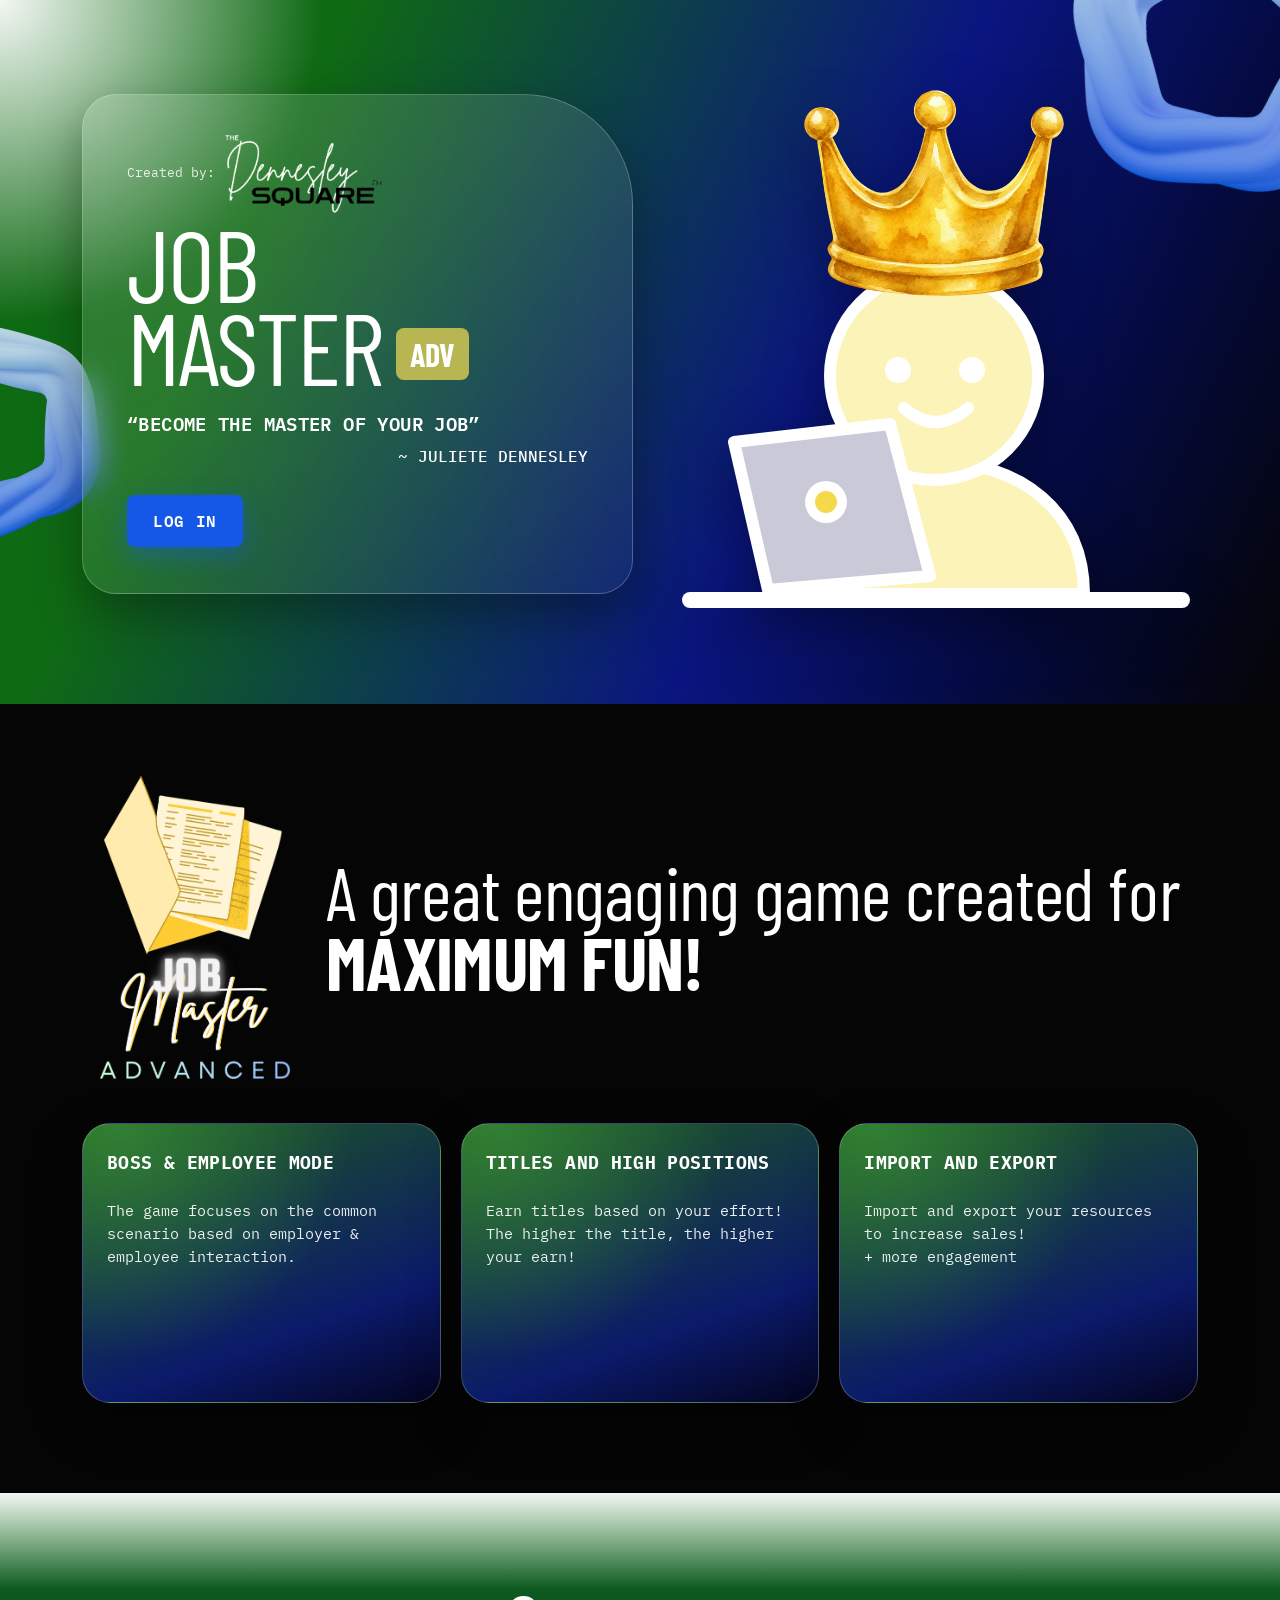
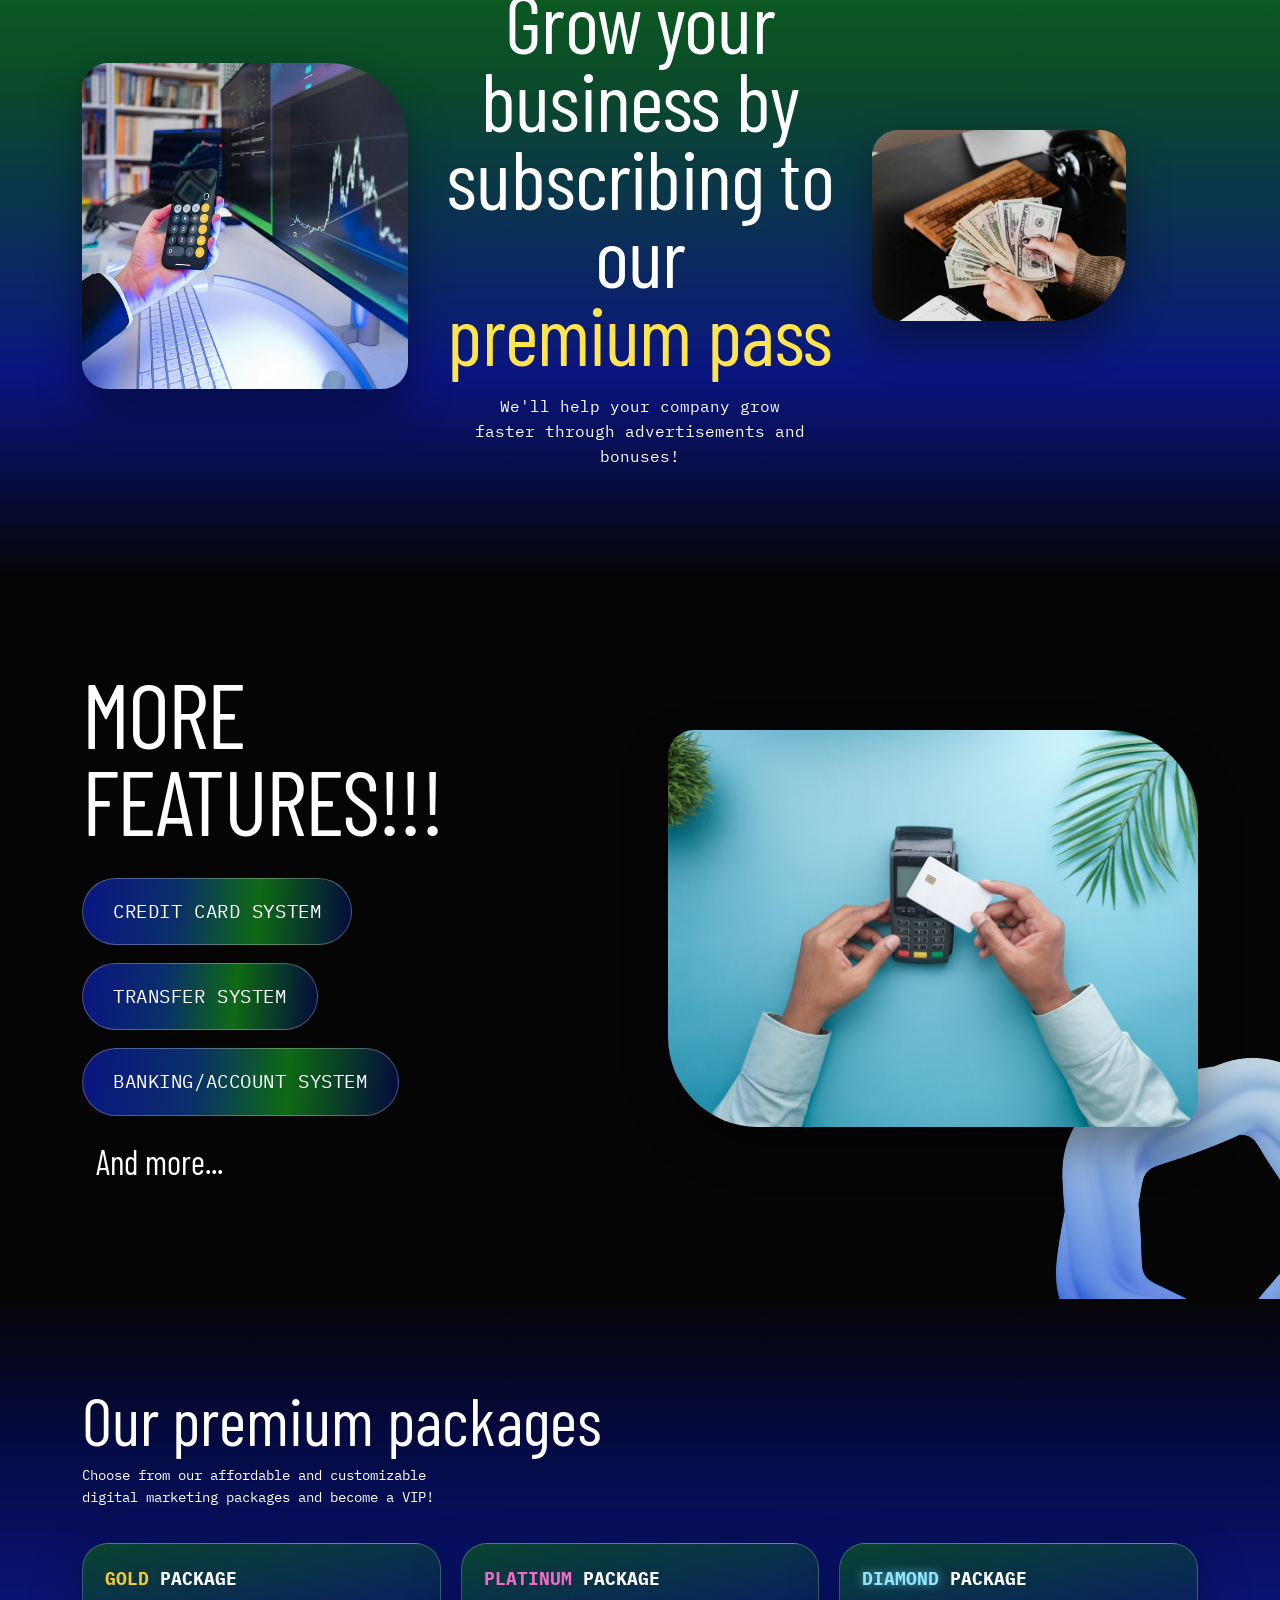
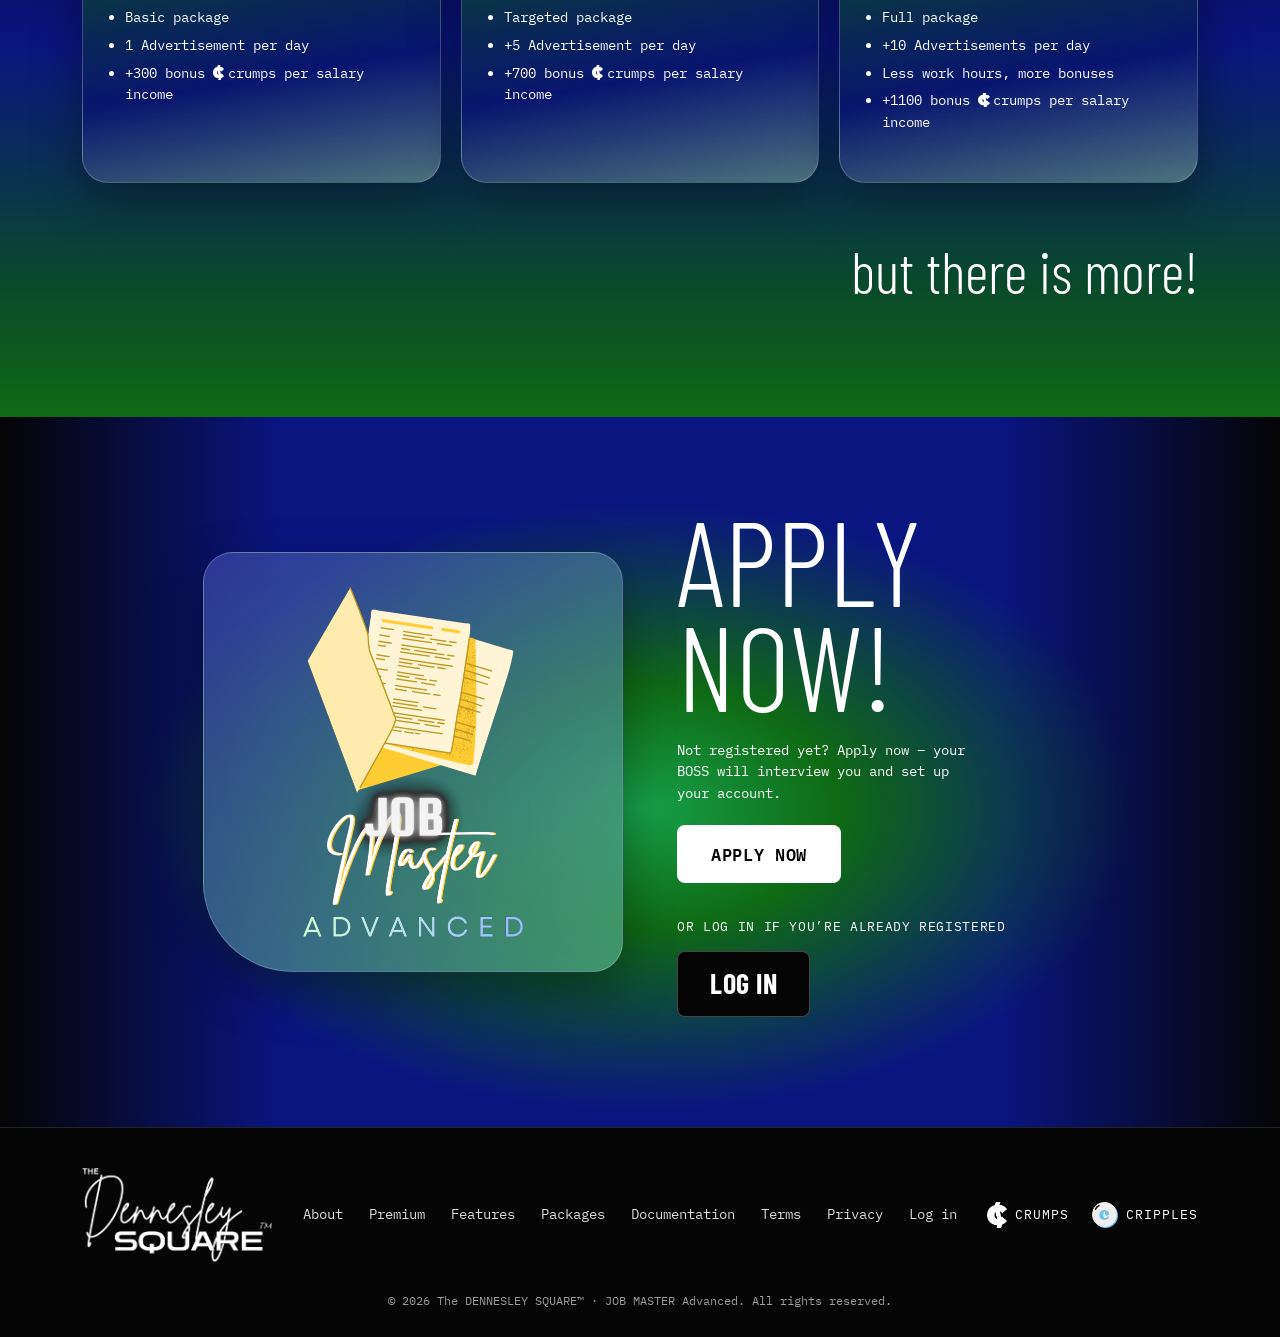
<file: index.html>
<!doctype html>
<html lang="en">
<head>
  <meta charset="utf-8">
  <meta name="viewport" content="width=device-width, initial-scale=1">
  <title>JOB MASTER Advanced</title>
  <meta name="description" content="JOB MASTER Advanced – become the master of your job. A fun employer & employee game by The Dennesley Square.">
  <meta name="theme-color" content="#050505">
  <link rel="icon" href="assets/logo-game.png">
  <link rel="preconnect" href="https://fonts.googleapis.com">
  <link rel="preconnect" href="https://fonts.gstatic.com" crossorigin>
  <link href="https://fonts.googleapis.com/css2?family=IBM+Plex+Mono:wght@400;500;600&family=Barlow+Condensed:wght@300;400;500;600;700&display=swap" rel="stylesheet">
  <link rel="stylesheet" href="style.css">
  <noscript><style>.jm-loader { display: none !important; }</style></noscript>
</head>
<body>

  <!-- ============ LOADING SCREEN ============ -->
  <div class="jm-loader" id="loader" role="status" aria-live="polite" aria-label="Loading JOB MASTER">
    <div class="jm-loader-inner">
      <img class="jm-loader-logo" src="assets/logo-game.png" alt="">
      <div class="hatch" aria-hidden="true"><div class="hatch-line"></div></div>
      <p class="jm-loader-label">LOADING<span class="dots" aria-hidden="true"></span></p>
      <p class="jm-loader-note" id="loaderNote">Becoming the master of your job takes a moment.</p>
    </div>
  </div>

  <!-- ============ HERO ============ -->
  <header class="hero" id="top">
    <img class="deco ring ring-tr" src="assets/ring.png" alt="" aria-hidden="true">
    <img class="deco ring ring-bl" src="assets/ring.png" alt="" aria-hidden="true">

    <div class="wrap hero-grid">
      <div class="glass hero-card reveal">
        <div class="created-by">
          <span>Created by:</span>
          <img src="assets/dennesley.png" alt="The Dennesley Square">
        </div>

        <div class="title-row">
          <h1>JOB<br>MASTER</h1>
          <span class="adv-badge">ADV</span>
        </div>

        <p class="quote">“BECOME THE MASTER OF YOUR JOB”</p>
        <p class="quote-by">~ JULIETE DENNESLEY</p>

        <a class="btn btn-blue" href="login.html">LOG IN</a>
      </div>

      <div class="hero-art reveal" aria-hidden="false">
        <svg class="character" viewBox="0 -60 520 560" role="img" aria-label="A smiling character wearing a golden crown, working on a laptop">
          <!-- body -->
          <path d="M112 470 C112 372 172 338 258 338 C346 338 408 388 408 470 Z" fill="#fbf3b7" stroke="#fff" stroke-width="12" stroke-linejoin="round"/>
          <!-- head -->
          <circle cx="258" cy="252" r="104" fill="#fbf3b7" stroke="#fff" stroke-width="12"/>
          <circle cx="222" cy="246" r="13" fill="#fff"/>
          <circle cx="296" cy="246" r="13" fill="#fff"/>
          <path d="M228 284 Q259 312 292 284" fill="none" stroke="#fff" stroke-width="12" stroke-linecap="round"/>
          <!-- crown -->
          <image href="assets/crown.png" x="128" y="-34" width="260" height="206" preserveAspectRatio="xMidYMid meet"/>
          <!-- laptop -->
          <polygon points="58,318 214,300 254,452 92,466" fill="#c9c9d8" stroke="#fff" stroke-width="12" stroke-linejoin="round"/>
          <circle cx="150" cy="378" r="21" fill="#fff"/>
          <circle cx="150" cy="378" r="11" fill="#f4d94a"/>
          <!-- desk -->
          <rect x="6" y="468" width="508" height="16" rx="8" fill="#fff"/>
        </svg>
      </div>
    </div>
  </header>

  <!-- ============ INTRO + 3 FEATURE CARDS ============ -->
  <section class="intro" id="about">
    <div class="wrap">
      <div class="intro-head reveal">
        <img class="intro-logo" src="assets/logo-game.png" alt="JOB Master Advanced logo">
        <h2 class="big-line">A great engaging game created for <strong>MAXIMUM FUN!</strong></h2>
      </div>

      <div class="cards3">
        <article class="glass card reveal">
          <h3>BOSS &amp; EMPLOYEE MODE</h3>
          <p>The game focuses on the common scenario based on employer &amp; employee interaction.</p>
        </article>
        <article class="glass card reveal">
          <h3>TITLES AND HIGH POSITIONS</h3>
          <p>Earn titles based on your effort! The higher the title, the higher your earn!</p>
        </article>
        <article class="glass card reveal">
          <h3>IMPORT AND EXPORT</h3>
          <p>Import and export your resources to increase sales!<br>+ more engagement</p>
        </article>
      </div>
    </div>
  </section>

  <!-- ============ PREMIUM PASS ============ -->
  <section class="pass" id="premium">
    <div class="wrap pass-grid">
      <img class="photo photo-a reveal" src="assets/photo-trading.jpg" alt="A hand holding a calculator in front of trading charts" loading="lazy">

      <div class="pass-text reveal">
        <h2>Grow your business by subscribing to our <em>premium pass</em></h2>
        <p>We'll help your company grow faster through advertisements and bonuses!</p>
      </div>

      <img class="photo photo-b reveal" src="assets/photo-cash.jpg" alt="Hands holding a fan of cash over a desk" loading="lazy">
    </div>
  </section>

  <!-- ============ MORE FEATURES ============ -->
  <section class="more" id="features">
    <img class="deco ring ring-more" src="assets/ring.png" alt="" aria-hidden="true">
    <div class="wrap more-grid">
      <div class="more-text">
        <h2 class="reveal">MORE FEATURES!!!</h2>
        <ul class="pills reveal">
          <li>CREDIT CARD SYSTEM</li>
          <li>TRANSFER SYSTEM</li>
          <li>BANKING/ACCOUNT SYSTEM</li>
        </ul>
        <p class="and-more reveal">And more...</p>
      </div>
      <img class="photo photo-c reveal" src="assets/photo-card.jpg" alt="Paying with a card on a card machine" loading="lazy">
    </div>
  </section>

  <!-- ============ PACKAGES ============ -->
  <section class="packages" id="packages">
    <div class="wrap">
      <div class="reveal">
        <h2 class="packages-title">Our premium packages</h2>
        <p class="packages-sub">Choose from our affordable and customizable digital marketing packages and become a VIP!</p>
      </div>

      <div class="cards3 pkg-grid">
        <article class="glass pkg reveal">
          <h3><span class="gold">GOLD</span> PACKAGE</h3>
          <ul>
            <li>Basic package</li>
            <li>1 Advertisement per day</li>
            <li>+300 bonus <img class="inline-crumps" src="assets/crumps-white.png" alt="">crumps per salary income</li>
          </ul>
        </article>
        <article class="glass pkg reveal">
          <h3><span class="platinum">PLATINUM</span> PACKAGE</h3>
          <ul>
            <li>Targeted package</li>
            <li>+5 Advertisement per day</li>
            <li>+700 bonus <img class="inline-crumps" src="assets/crumps-white.png" alt="">crumps per salary income</li>
          </ul>
        </article>
        <article class="glass pkg reveal">
          <h3><span class="diamond">DIAMOND</span> PACKAGE</h3>
          <ul>
            <li>Full package</li>
            <li>+10 Advertisements per day</li>
            <li>Less work hours, more bonuses</li>
            <li>+1100 bonus <img class="inline-crumps" src="assets/crumps-white.png" alt="">crumps per salary income</li>
          </ul>
        </article>
      </div>

      <p class="but-more reveal">but there is more!</p>
    </div>
  </section>

  <!-- ============ APPLY / LOG IN ============ -->
  <section class="apply" id="apply">
    <div class="wrap apply-grid">
      <div class="glass apply-logo reveal">
        <img src="assets/logo-game.png" alt="JOB Master Advanced">
      </div>

      <div class="apply-text reveal">
        <h2>APPLY<br>NOW!</h2>
        <p class="apply-note">Not registered yet? Apply now – your BOSS will interview you and set up your account.</p>
        <a class="btn btn-white" href="apply.html">APPLY NOW</a>

        <p class="login-note">OR LOG IN IF YOU’RE ALREADY REGISTERED</p>
        <a class="btn btn-black" href="login.html">LOG IN</a>
      </div>
    </div>
  </section>

  <!-- ============ FOOTER ============ -->
  <footer class="footer">
    <div class="wrap footer-grid">
      <a class="footer-brand" href="#top" aria-label="The Dennesley Square">
        <img src="assets/dennesley-white.png" alt="The Dennesley Square">
      </a>

      <nav class="footer-nav" aria-label="Footer">
        <a href="#about">About</a>
        <a href="#premium">Premium</a>
        <a href="#features">Features</a>
        <a href="#packages">Packages</a>
        <a href="docs.html">Documentation</a>
        <a href="terms.html">Terms</a>
        <a href="privacy.html">Privacy</a>
        <a href="login.html">Log in</a>
      </nav>

      <div class="footer-coins" aria-label="Game currencies">
        <span><img src="assets/crumps-white.png" alt="">CRUMPS</span>
        <span><img src="assets/cripples.png" alt="">CRIPPLES</span>
      </div>
    </div>
    <p class="copyright">© 2026 The DENNESLEY SQUARE™ · JOB MASTER Advanced. All rights reserved.</p>
  </footer>

  <script src="main.js"></script>
</body>
</html>
</file>
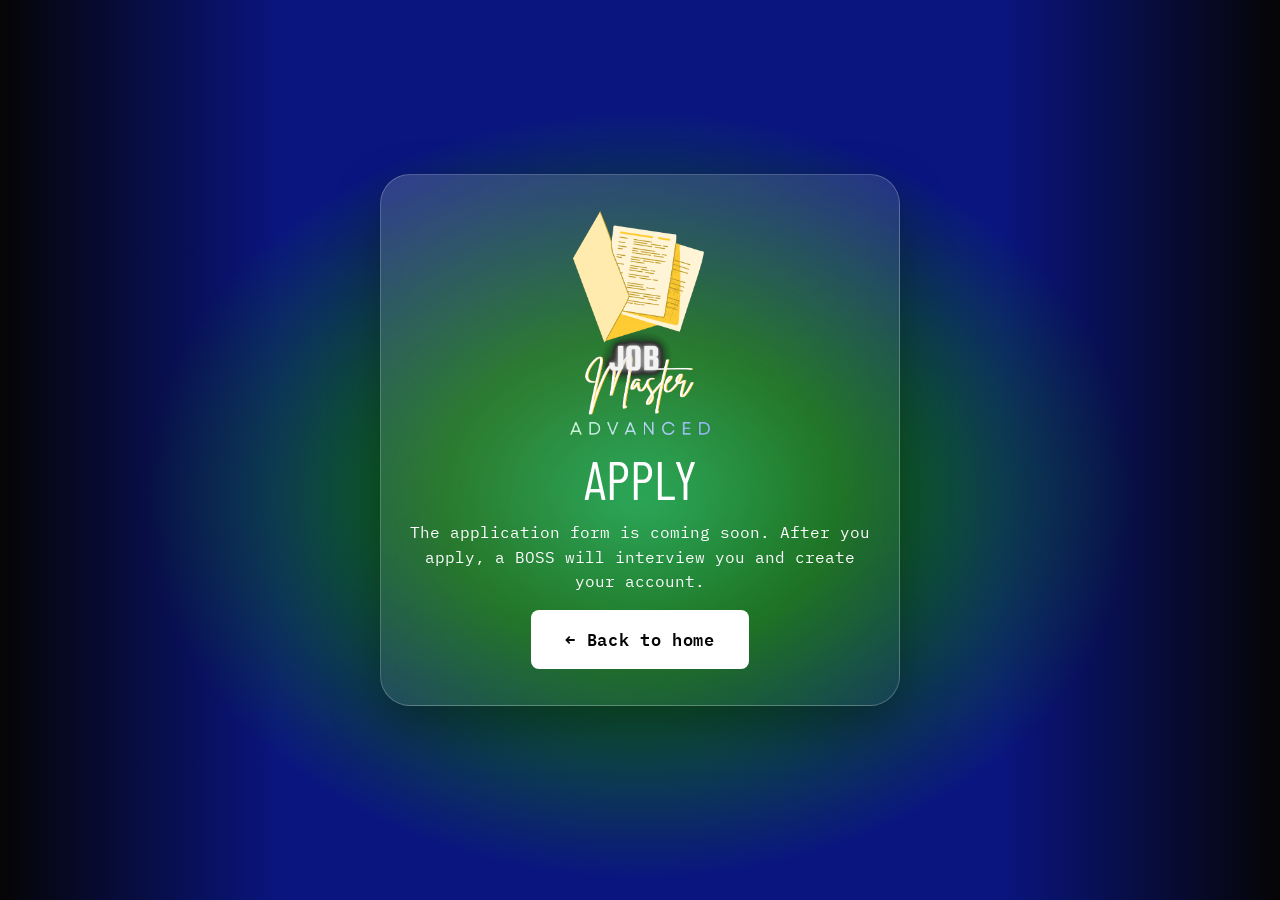
<file: apply.html>
<!doctype html>
<html lang="en">
<head>
  <meta charset="utf-8">
  <meta name="viewport" content="width=device-width, initial-scale=1">
  <title>Apply – JOB MASTER Advanced</title>
  <link rel="preconnect" href="https://fonts.googleapis.com">
  <link rel="preconnect" href="https://fonts.gstatic.com" crossorigin>
  <link href="https://fonts.googleapis.com/css2?family=IBM+Plex+Mono:wght@400;500;600&family=Barlow+Condensed:wght@300;400;500;600;700&display=swap" rel="stylesheet">
  <link rel="stylesheet" href="style.css">
</head>
<body>
  <main class="apply" style="min-height:100vh;display:grid;place-items:center">
    <div class="wrap" style="text-align:center">
      <div class="glass reveal in" style="max-width:520px;margin:auto;padding:36px 26px;border-radius:30px">
        <img src="assets/logo-game.png" alt="JOB Master Advanced" style="width:140px;margin:0 auto 18px">
        <h2 style="font-size:54px;font-weight:400">APPLY</h2>
        <p>The application form is coming soon. After you apply, a BOSS will interview you and create your account.</p>
        <a class="btn btn-white" href="index.html">← Back to home</a>
      </div>
    </div>
  </main>
</body>
</html>
</file>
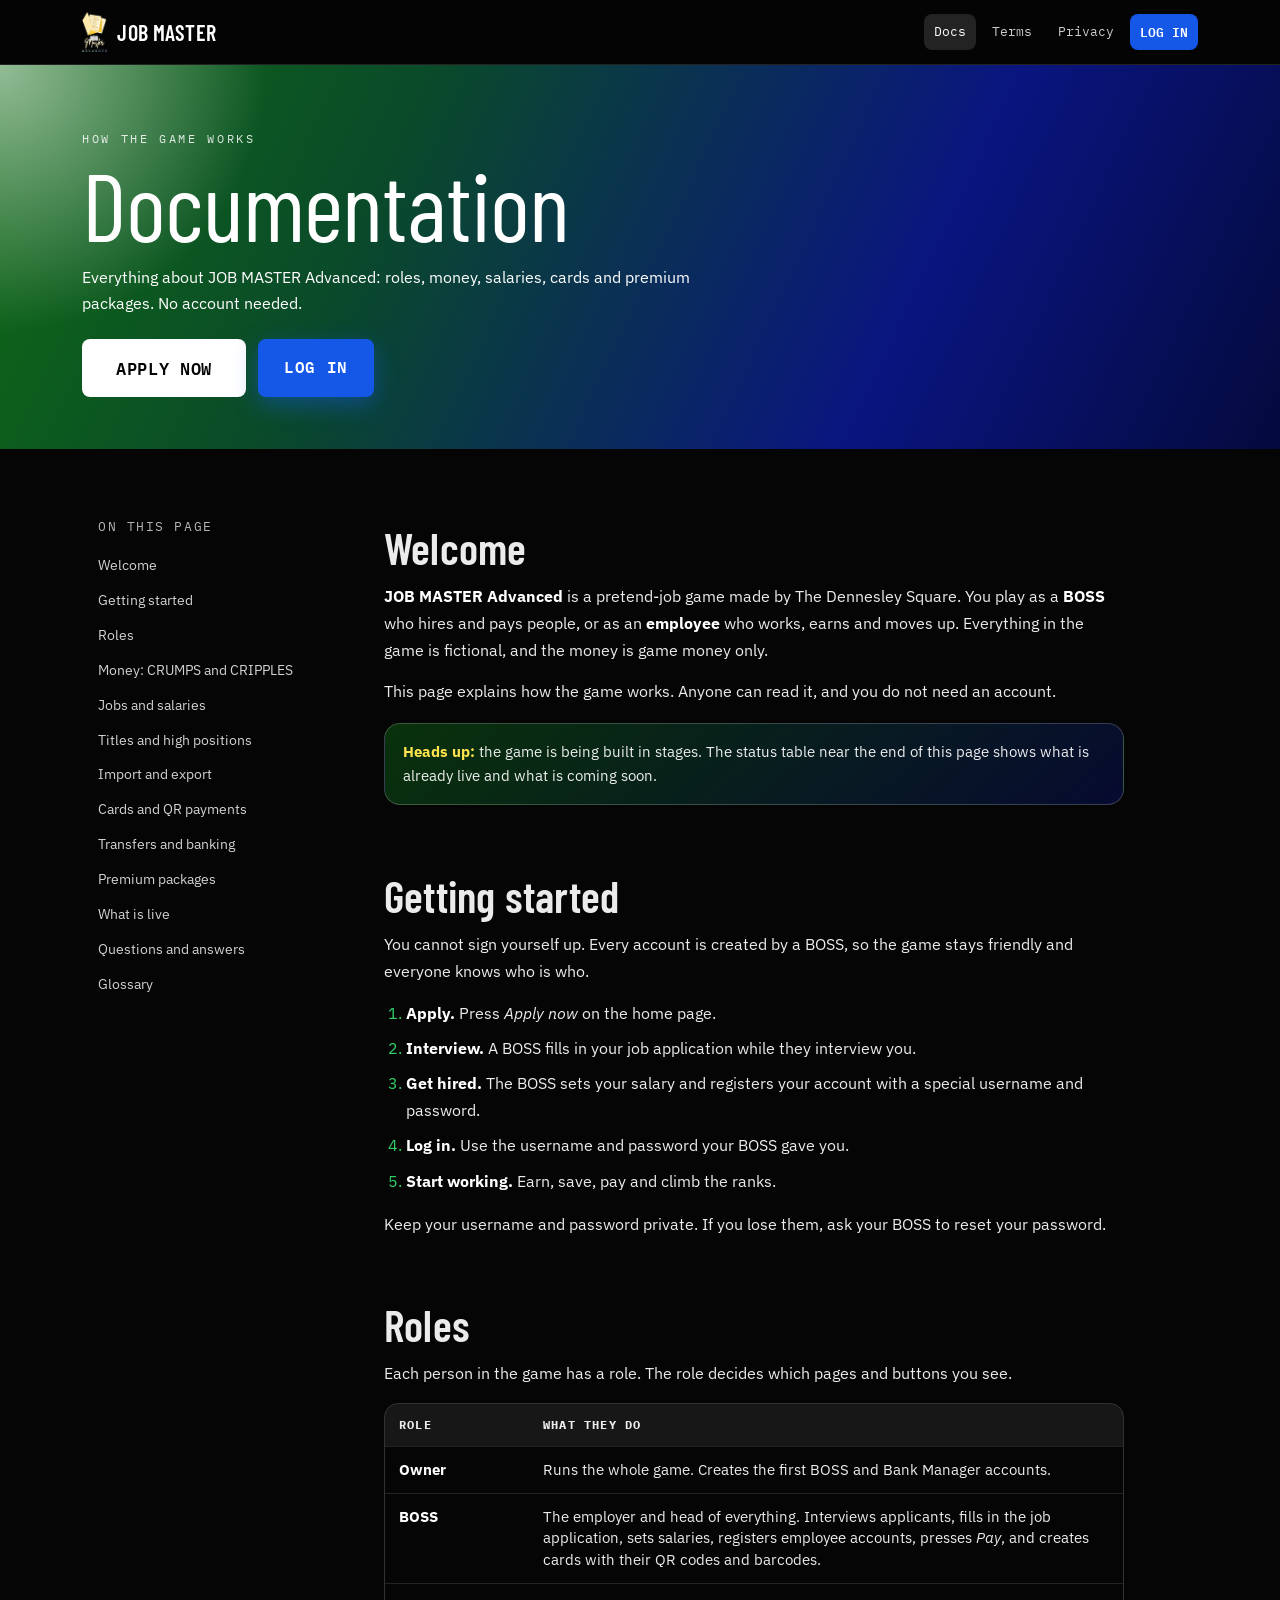
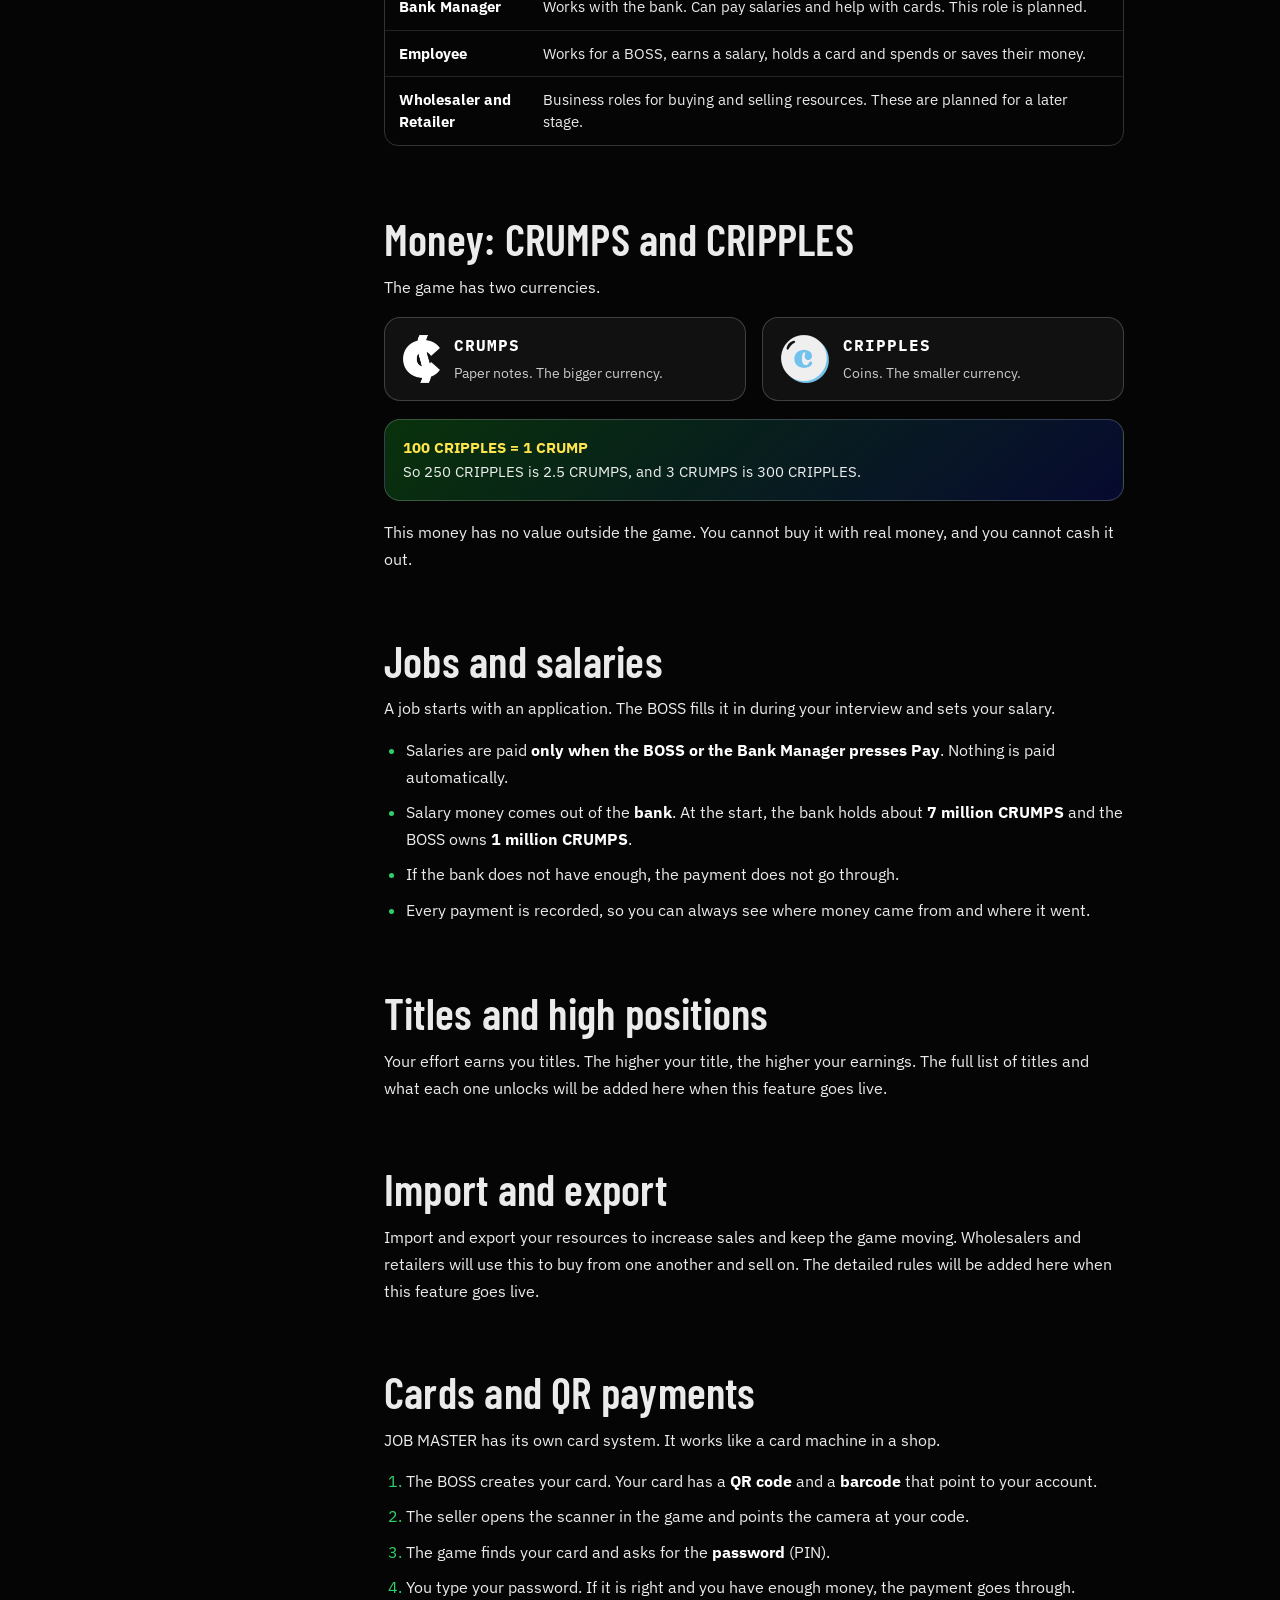
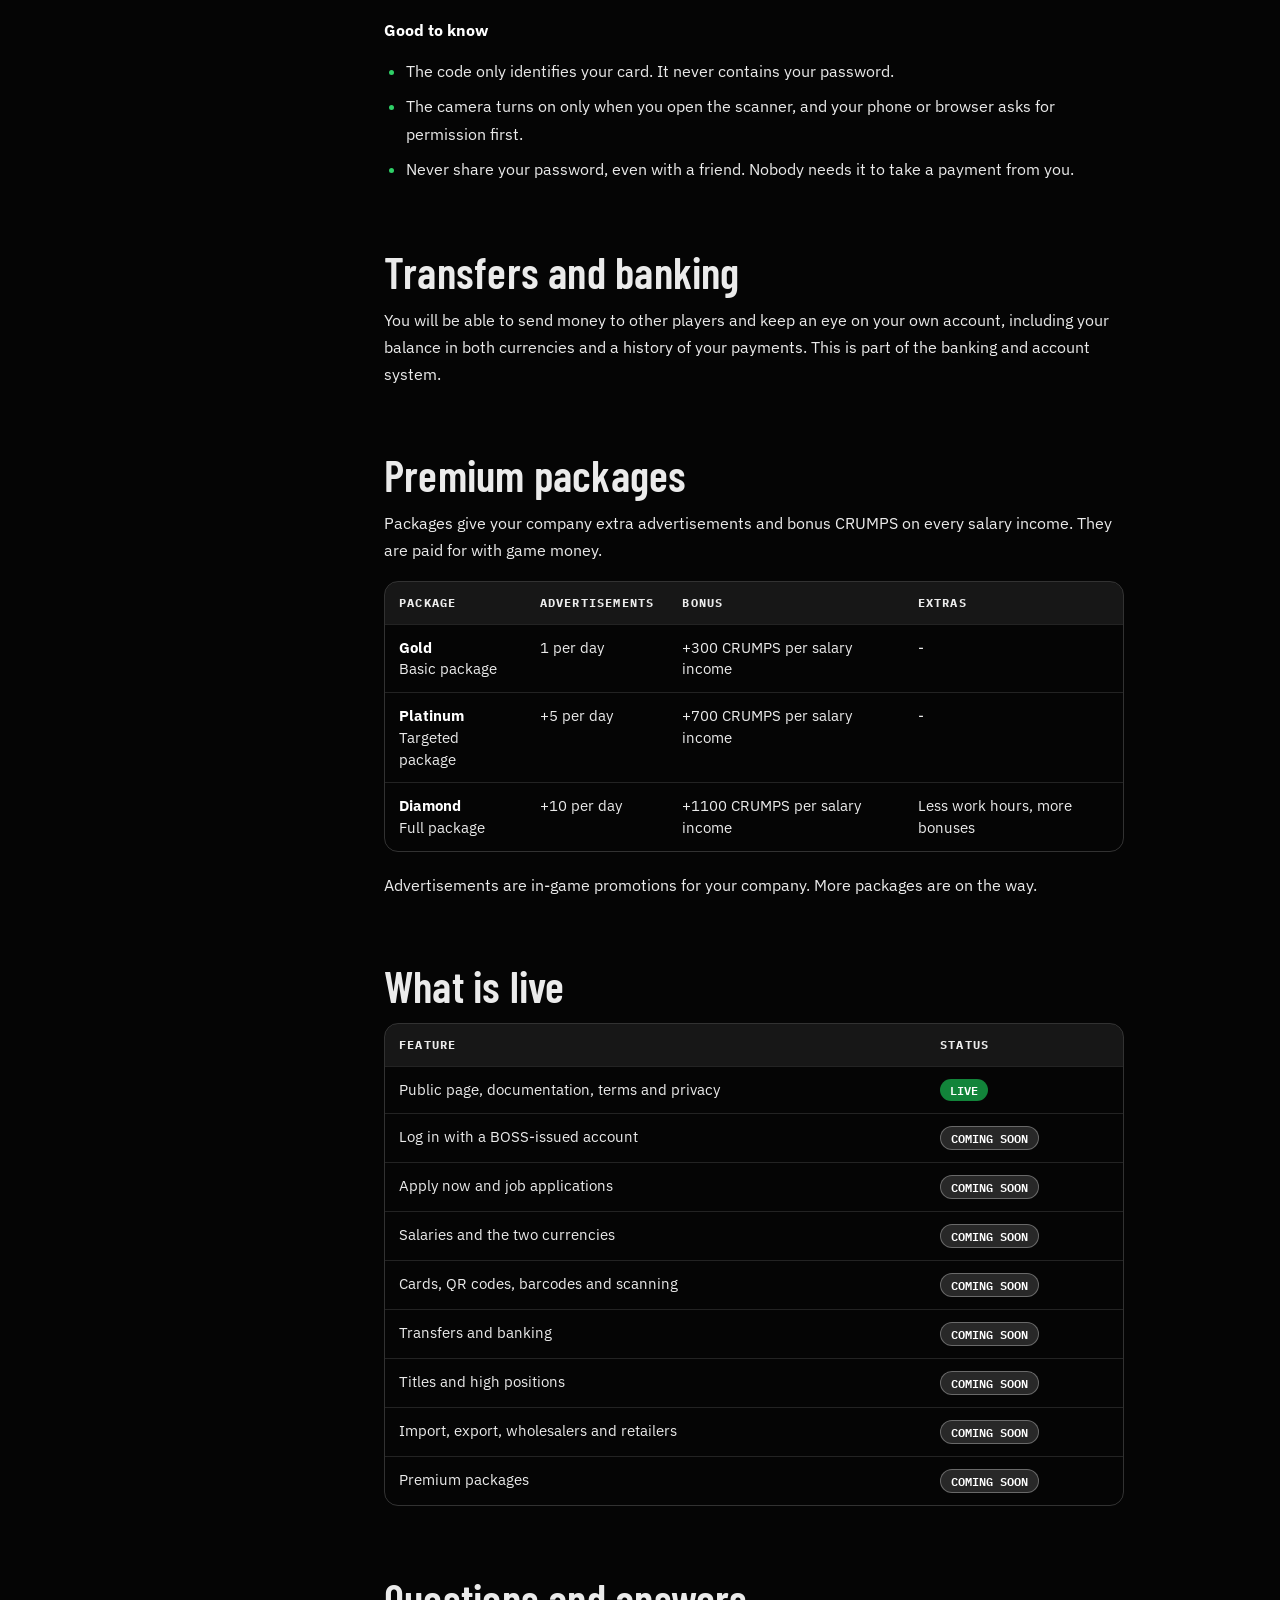
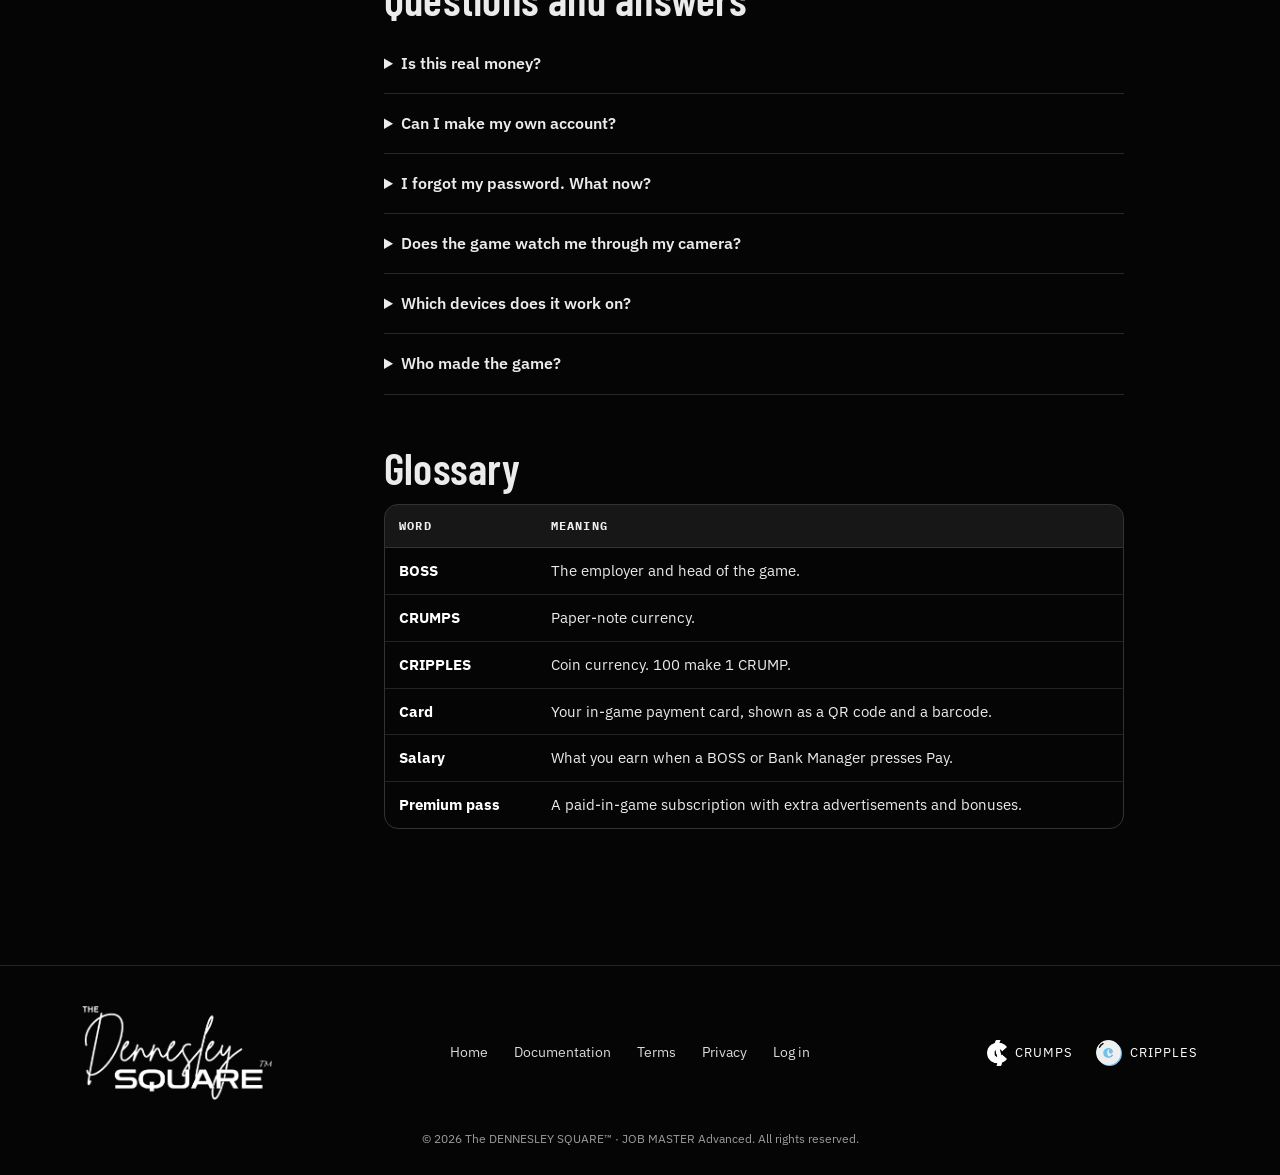
<file: docs.html>
<!doctype html>
<html lang="en">
<head>
  <meta charset="utf-8">
  <meta name="viewport" content="width=device-width, initial-scale=1">
  <title>Documentation – JOB MASTER Advanced</title>
  <meta name="description" content="Everything about JOB MASTER Advanced: roles, money, salaries, cards and premium packages. No account needed.">
  <meta name="theme-color" content="#050505">
  <link rel="icon" href="assets/logo-game.png">
  <link rel="preconnect" href="https://fonts.googleapis.com">
  <link rel="preconnect" href="https://fonts.gstatic.com" crossorigin>
  <link href="https://fonts.googleapis.com/css2?family=IBM+Plex+Mono:wght@400;500;600&family=IBM+Plex+Sans:wght@400;500;600&family=Barlow+Condensed:wght@300;400;500;600;700&display=swap" rel="stylesheet">
  <link rel="stylesheet" href="style.css">
</head>
<body class="doc-body">

  <header class="doc-top">
    <div class="wrap">
      <a class="doc-brand" href="index.html" aria-label="JOB MASTER home">
        <img src="assets/logo-game.png" alt="">
        <span>JOB MASTER</span>
      </a>
      <nav class="doc-nav" aria-label="Main">
        <a href="docs.html" aria-current="page">Docs</a>
        <a href="terms.html">Terms</a>
        <a href="privacy.html">Privacy</a>
        <a class="nav-login" href="login.html">LOG IN</a>
      </nav>
    </div>
  </header>

  <div class="doc-hero">
    <div class="wrap">
      <p class="eyebrow">How the game works</p>
      <h1>Documentation</h1>
      <p>Everything about JOB MASTER Advanced: roles, money, salaries, cards and premium packages. No account needed.</p>
      <div class="doc-cta"><a class="btn btn-white" href="apply.html">APPLY NOW</a><a class="btn btn-blue" href="login.html">LOG IN</a></div>
    </div>
  </div>

  <div class="wrap doc-layout">
    <aside class="toc" aria-label="On this page">
      <details open>
        <summary>On this page</summary>
        <ol>
          <li><a href="#welcome">Welcome</a></li>
          <li><a href="#getting-started">Getting started</a></li>
          <li><a href="#roles">Roles</a></li>
          <li><a href="#money">Money: CRUMPS and CRIPPLES</a></li>
          <li><a href="#salaries">Jobs and salaries</a></li>
          <li><a href="#titles">Titles and high positions</a></li>
          <li><a href="#trade">Import and export</a></li>
          <li><a href="#cards">Cards and QR payments</a></li>
          <li><a href="#banking">Transfers and banking</a></li>
          <li><a href="#packages">Premium packages</a></li>
          <li><a href="#status">What is live</a></li>
          <li><a href="#faq">Questions and answers</a></li>
          <li><a href="#glossary">Glossary</a></li>
        </ol>
      </details>
    </aside>

    <main class="doc-content">
      <section id="welcome">
        <h2>Welcome</h2>

        <p><strong>JOB MASTER Advanced</strong> is a pretend-job game made by The Dennesley Square. You play as a <strong>BOSS</strong> who hires and pays people, or as an <strong>employee</strong> who works, earns and moves up. Everything in the game is fictional, and the money is game money only.</p>
        <p>This page explains how the game works. Anyone can read it, and you do not need an account.</p>
        <div class="callout"><b>Heads up:</b> the game is being built in stages. The status table near the end of this page shows what is already live and what is coming soon.</div>

      </section>
      <section id="getting-started">
        <h2>Getting started</h2>

        <p>You cannot sign yourself up. Every account is created by a BOSS, so the game stays friendly and everyone knows who is who.</p>
        <ol class="steps">
          <li><strong>Apply.</strong> Press <em>Apply now</em> on the home page.</li>
          <li><strong>Interview.</strong> A BOSS fills in your job application while they interview you.</li>
          <li><strong>Get hired.</strong> The BOSS sets your salary and registers your account with a special username and password.</li>
          <li><strong>Log in.</strong> Use the username and password your BOSS gave you.</li>
          <li><strong>Start working.</strong> Earn, save, pay and climb the ranks.</li>
        </ol>
        <p>Keep your username and password private. If you lose them, ask your BOSS to reset your password.</p>

      </section>
      <section id="roles">
        <h2>Roles</h2>

        <p>Each person in the game has a role. The role decides which pages and buttons you see.</p>
        <div class="table-wrap"><table>
          <thead><tr><th>Role</th><th>What they do</th></tr></thead>
          <tbody>
            <tr><td><strong>Owner</strong></td><td>Runs the whole game. Creates the first BOSS and Bank Manager accounts.</td></tr>
            <tr><td><strong>BOSS</strong></td><td>The employer and head of everything. Interviews applicants, fills in the job application, sets salaries, registers employee accounts, presses <em>Pay</em>, and creates cards with their QR codes and barcodes.</td></tr>
            <tr><td><strong>Bank Manager</strong></td><td>Works with the bank. Can pay salaries and help with cards. This role is planned.</td></tr>
            <tr><td><strong>Employee</strong></td><td>Works for a BOSS, earns a salary, holds a card and spends or saves their money.</td></tr>
            <tr><td><strong>Wholesaler and Retailer</strong></td><td>Business roles for buying and selling resources. These are planned for a later stage.</td></tr>
          </tbody>
        </table></div>

      </section>
      <section id="money">
        <h2>Money: CRUMPS and CRIPPLES</h2>

        <p>The game has two currencies.</p>
        <div class="coin-row">
          <div class="coin"><img src="assets/crumps-white.png" alt="CRUMPS symbol"><div><strong>CRUMPS</strong><span>Paper notes. The bigger currency.</span></div></div>
          <div class="coin"><img src="assets/cripples.png" alt="CRIPPLES symbol"><div><strong>CRIPPLES</strong><span>Coins. The smaller currency.</span></div></div>
        </div>
        <div class="callout"><b>100 CRIPPLES = 1 CRUMP</b><br>So 250 CRIPPLES is 2.5 CRUMPS, and 3 CRUMPS is 300 CRIPPLES.</div>
        <p>This money has no value outside the game. You cannot buy it with real money, and you cannot cash it out.</p>

      </section>
      <section id="salaries">
        <h2>Jobs and salaries</h2>

        <p>A job starts with an application. The BOSS fills it in during your interview and sets your salary.</p>
        <ul>
          <li>Salaries are paid <strong>only when the BOSS or the Bank Manager presses Pay</strong>. Nothing is paid automatically.</li>
          <li>Salary money comes out of the <strong>bank</strong>. At the start, the bank holds about <strong>7 million CRUMPS</strong> and the BOSS owns <strong>1 million CRUMPS</strong>.</li>
          <li>If the bank does not have enough, the payment does not go through.</li>
          <li>Every payment is recorded, so you can always see where money came from and where it went.</li>
        </ul>

      </section>
      <section id="titles">
        <h2>Titles and high positions</h2>

        <p>Your effort earns you titles. The higher your title, the higher your earnings. The full list of titles and what each one unlocks will be added here when this feature goes live.</p>

      </section>
      <section id="trade">
        <h2>Import and export</h2>

        <p>Import and export your resources to increase sales and keep the game moving. Wholesalers and retailers will use this to buy from one another and sell on. The detailed rules will be added here when this feature goes live.</p>

      </section>
      <section id="cards">
        <h2>Cards and QR payments</h2>

        <p>JOB MASTER has its own card system. It works like a card machine in a shop.</p>
        <ol class="steps">
          <li>The BOSS creates your card. Your card has a <strong>QR code</strong> and a <strong>barcode</strong> that point to your account.</li>
          <li>The seller opens the scanner in the game and points the camera at your code.</li>
          <li>The game finds your card and asks for the <strong>password</strong> (PIN).</li>
          <li>You type your password. If it is right and you have enough money, the payment goes through.</li>
        </ol>
        <p><strong>Good to know</strong></p>
        <ul>
          <li>The code only identifies your card. It never contains your password.</li>
          <li>The camera turns on only when you open the scanner, and your phone or browser asks for permission first.</li>
          <li>Never share your password, even with a friend. Nobody needs it to take a payment from you.</li>
        </ul>

      </section>
      <section id="banking">
        <h2>Transfers and banking</h2>

        <p>You will be able to send money to other players and keep an eye on your own account, including your balance in both currencies and a history of your payments. This is part of the banking and account system.</p>

      </section>
      <section id="packages">
        <h2>Premium packages</h2>

        <p>Packages give your company extra advertisements and bonus CRUMPS on every salary income. They are paid for with game money.</p>
        <div class="table-wrap"><table class="wide">
          <thead><tr><th>Package</th><th>Advertisements</th><th>Bonus</th><th>Extras</th></tr></thead>
          <tbody>
            <tr><td><strong>Gold</strong><br>Basic package</td><td>1 per day</td><td>+300 CRUMPS per salary income</td><td>-</td></tr>
            <tr><td><strong>Platinum</strong><br>Targeted package</td><td>+5 per day</td><td>+700 CRUMPS per salary income</td><td>-</td></tr>
            <tr><td><strong>Diamond</strong><br>Full package</td><td>+10 per day</td><td>+1100 CRUMPS per salary income</td><td>Less work hours, more bonuses</td></tr>
          </tbody>
        </table></div>
        <p>Advertisements are in-game promotions for your company. More packages are on the way.</p>

      </section>
      <section id="status">
        <h2>What is live</h2>

        <div class="table-wrap"><table>
          <thead><tr><th>Feature</th><th>Status</th></tr></thead>
          <tbody>
            <tr><td>Public page, documentation, terms and privacy</td><td><span class="pill live">LIVE</span></td></tr>
            <tr><td>Log in with a BOSS-issued account</td><td><span class="pill soon">COMING SOON</span></td></tr>
            <tr><td>Apply now and job applications</td><td><span class="pill soon">COMING SOON</span></td></tr>
            <tr><td>Salaries and the two currencies</td><td><span class="pill soon">COMING SOON</span></td></tr>
            <tr><td>Cards, QR codes, barcodes and scanning</td><td><span class="pill soon">COMING SOON</span></td></tr>
            <tr><td>Transfers and banking</td><td><span class="pill soon">COMING SOON</span></td></tr>
            <tr><td>Titles and high positions</td><td><span class="pill soon">COMING SOON</span></td></tr>
            <tr><td>Import, export, wholesalers and retailers</td><td><span class="pill soon">COMING SOON</span></td></tr>
            <tr><td>Premium packages</td><td><span class="pill soon">COMING SOON</span></td></tr>
          </tbody>
        </table></div>

      </section>
      <section id="faq">
        <h2>Questions and answers</h2>

        <div class="faq">
          <details><summary>Is this real money?</summary><p>No. CRUMPS and CRIPPLES are game money. They cannot be bought with real money or turned into real money.</p></details>
          <details><summary>Can I make my own account?</summary><p>No. A BOSS creates every account after your interview. Press Apply now to start.</p></details>
          <details><summary>I forgot my password. What now?</summary><p>Ask your BOSS to reset it. There is no email recovery, because accounts are not tied to an email address.</p></details>
          <details><summary>Does the game watch me through my camera?</summary><p>No. The camera is only used to scan a card, and only after you open the scanner and allow it. You can say no.</p></details>
          <details><summary>Which devices does it work on?</summary><p>Phones, tablets and computers. The pages are made to fit every screen.</p></details>
          <details><summary>Who made the game?</summary><p>The Dennesley Square.</p></details>
        </div>

      </section>
      <section id="glossary">
        <h2>Glossary</h2>

        <div class="table-wrap"><table>
          <thead><tr><th>Word</th><th>Meaning</th></tr></thead>
          <tbody>
            <tr><td><strong>BOSS</strong></td><td>The employer and head of the game.</td></tr>
            <tr><td><strong>CRUMPS</strong></td><td>Paper-note currency.</td></tr>
            <tr><td><strong>CRIPPLES</strong></td><td>Coin currency. 100 make 1 CRUMP.</td></tr>
            <tr><td><strong>Card</strong></td><td>Your in-game payment card, shown as a QR code and a barcode.</td></tr>
            <tr><td><strong>Salary</strong></td><td>What you earn when a BOSS or Bank Manager presses Pay.</td></tr>
            <tr><td><strong>Premium pass</strong></td><td>A paid-in-game subscription with extra advertisements and bonuses.</td></tr>
          </tbody>
        </table></div>

      </section>
    </main>
  </div>

  <footer class="footer">
    <div class="wrap footer-grid">
      <a class="footer-brand" href="index.html" aria-label="The Dennesley Square">
        <img src="assets/dennesley-white.png" alt="The Dennesley Square">
      </a>
      <nav class="footer-nav" aria-label="Footer">
        <a href="index.html">Home</a>
        <a href="docs.html">Documentation</a>
        <a href="terms.html">Terms</a>
        <a href="privacy.html">Privacy</a>
        <a href="login.html">Log in</a>
      </nav>
      <div class="footer-coins" aria-label="Game currencies">
        <span><img src="assets/crumps-white.png" alt="">CRUMPS</span>
        <span><img src="assets/cripples.png" alt="">CRIPPLES</span>
      </div>
    </div>
    <p class="copyright">© 2026 The DENNESLEY SQUARE™ · JOB MASTER Advanced. All rights reserved.</p>
  </footer>

  <script>
    // On wide screens the contents list is always open; on phones it starts open too but can be folded.
    (function () {
      var d = document.querySelector('.toc details');
      if (d && window.matchMedia('(max-width: 979px)').matches) d.removeAttribute('open');
    })();
  </script>
</body>
</html>
</file>
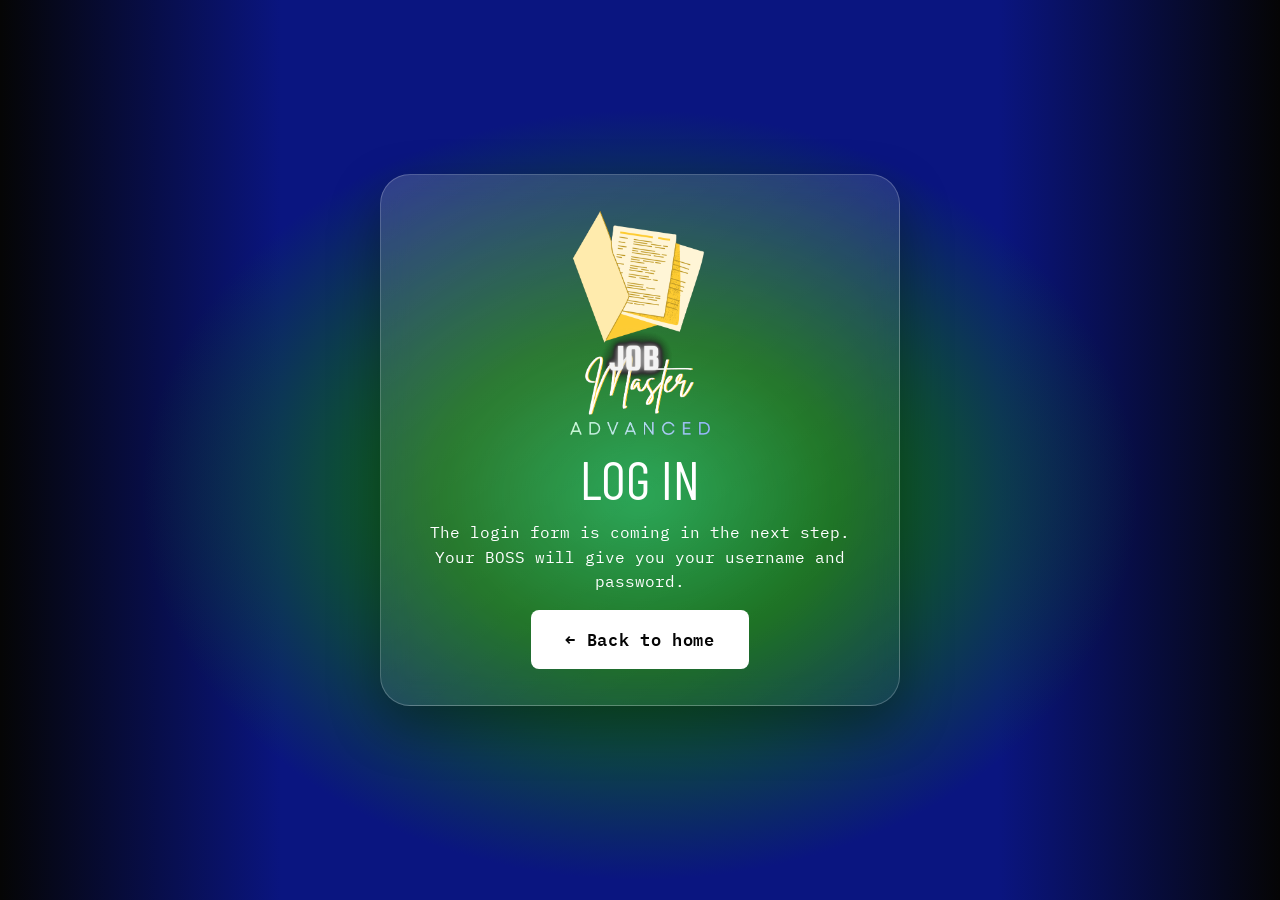
<file: login.html>
<!doctype html>
<html lang="en">
<head>
  <meta charset="utf-8">
  <meta name="viewport" content="width=device-width, initial-scale=1">
  <title>Log in – JOB MASTER Advanced</title>
  <link rel="preconnect" href="https://fonts.googleapis.com">
  <link rel="preconnect" href="https://fonts.gstatic.com" crossorigin>
  <link href="https://fonts.googleapis.com/css2?family=IBM+Plex+Mono:wght@400;500;600&family=Barlow+Condensed:wght@300;400;500;600;700&display=swap" rel="stylesheet">
  <link rel="stylesheet" href="style.css">
</head>
<body>
  <main class="apply" style="min-height:100vh;display:grid;place-items:center">
    <div class="wrap" style="text-align:center">
      <div class="glass reveal in" style="max-width:520px;margin:auto;padding:36px 26px;border-radius:30px">
        <img src="assets/logo-game.png" alt="JOB Master Advanced" style="width:140px;margin:0 auto 18px">
        <h2 style="font-size:54px;font-weight:400">LOG IN</h2>
        <p>The login form is coming in the next step. Your BOSS will give you your username and password.</p>
        <a class="btn btn-white" href="index.html">← Back to home</a>
      </div>
    </div>
  </main>
</body>
</html>
</file>
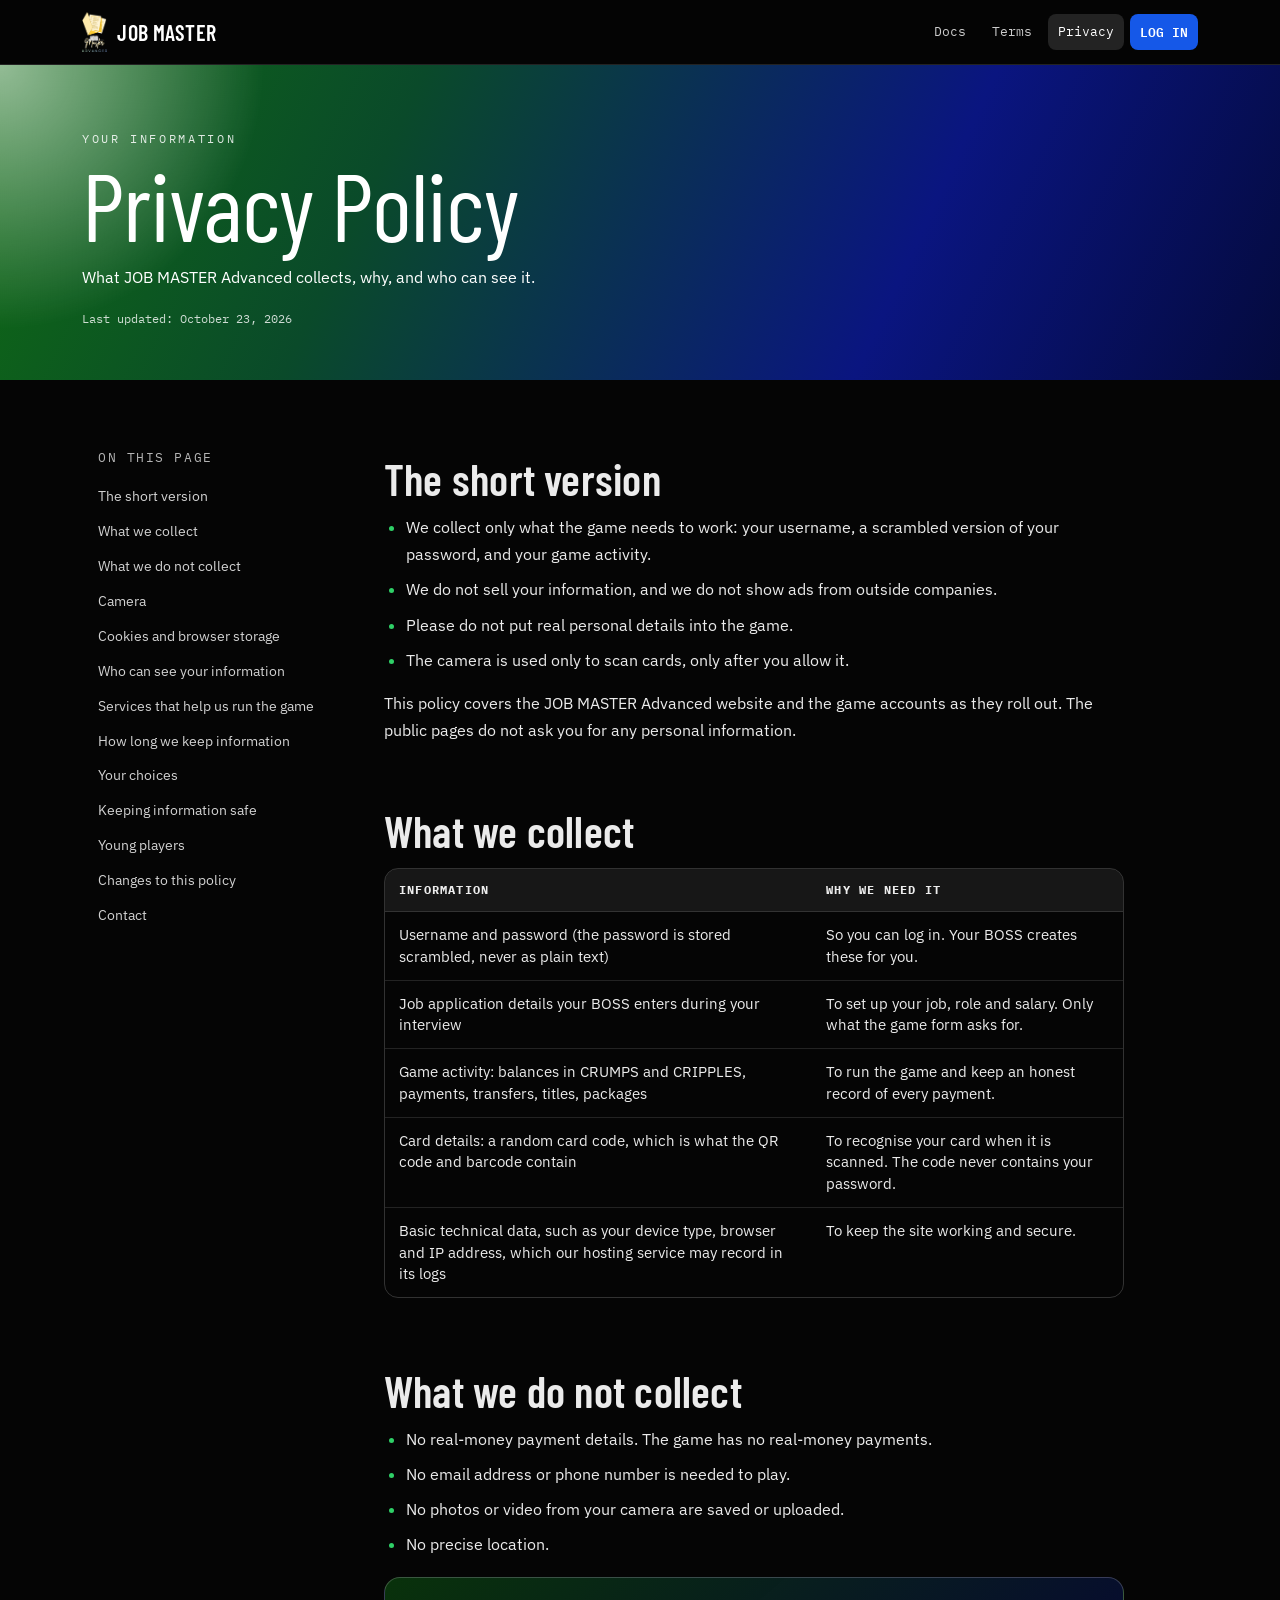
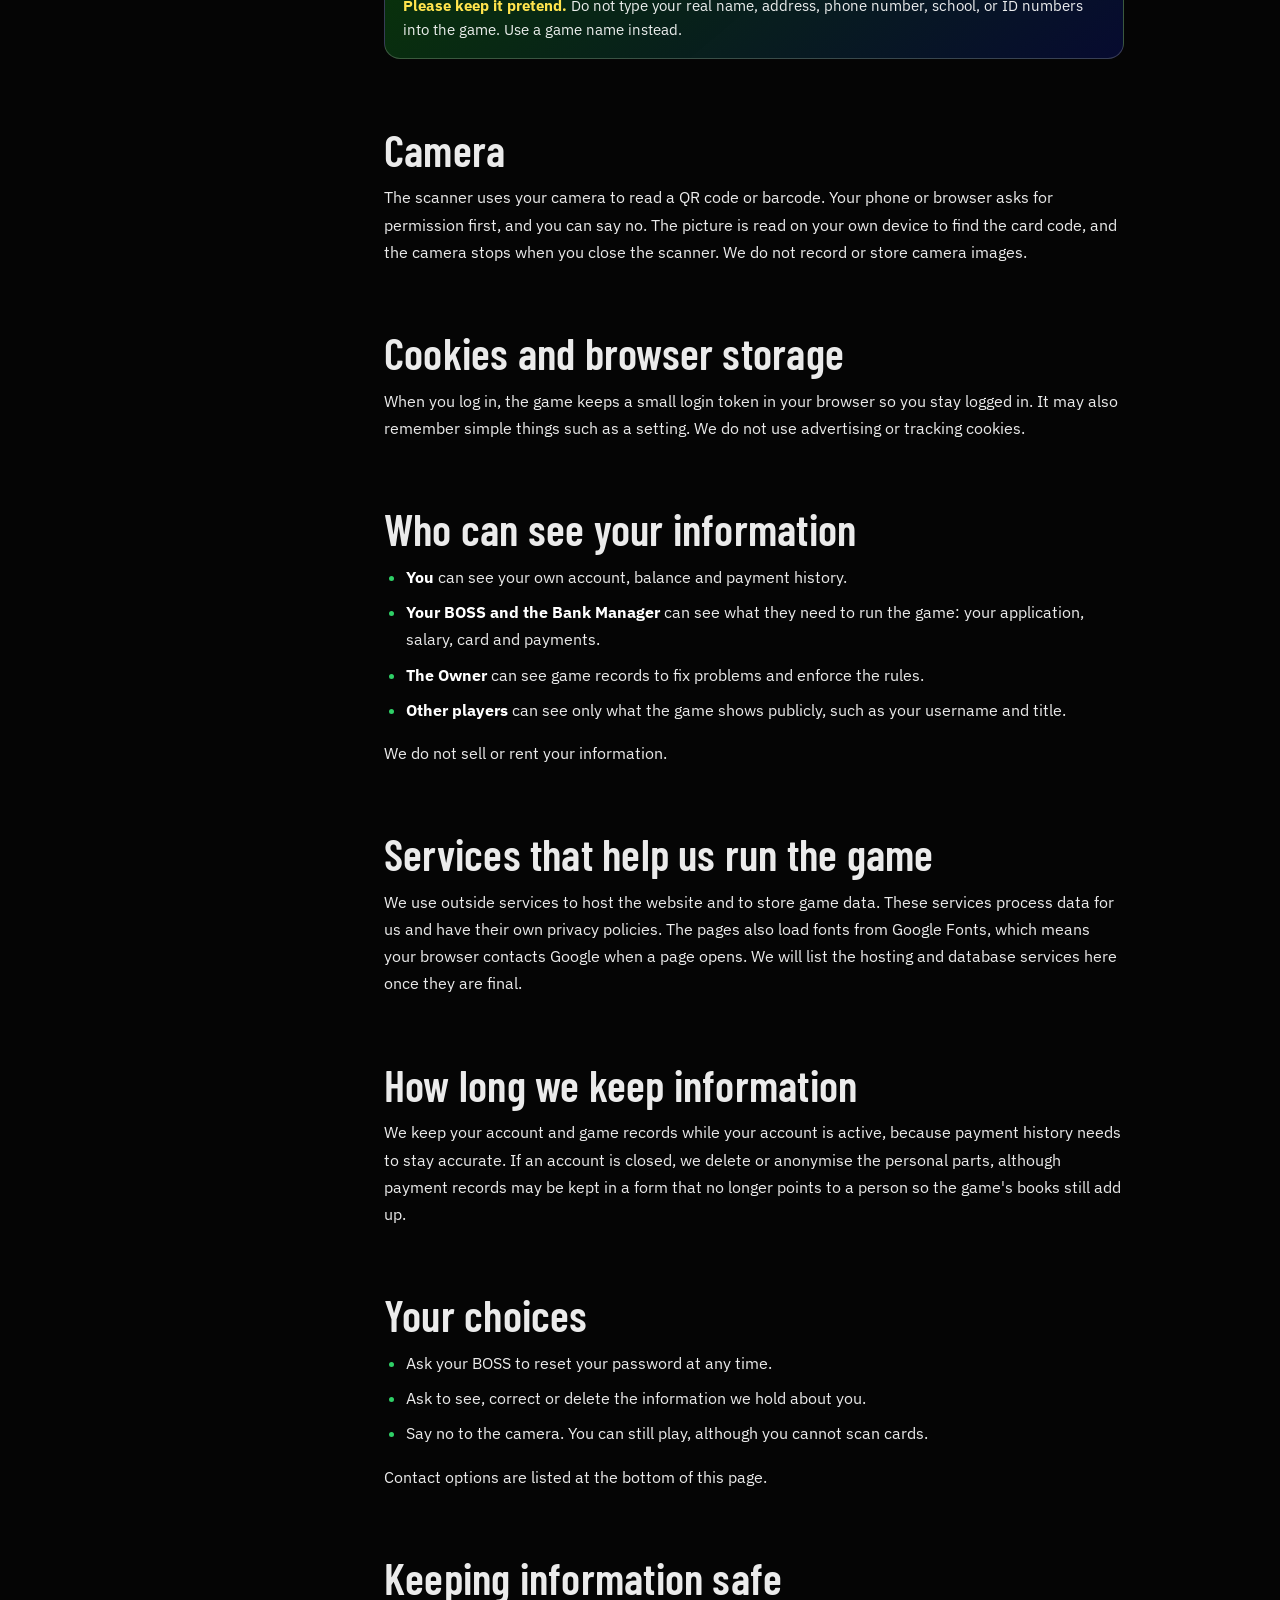
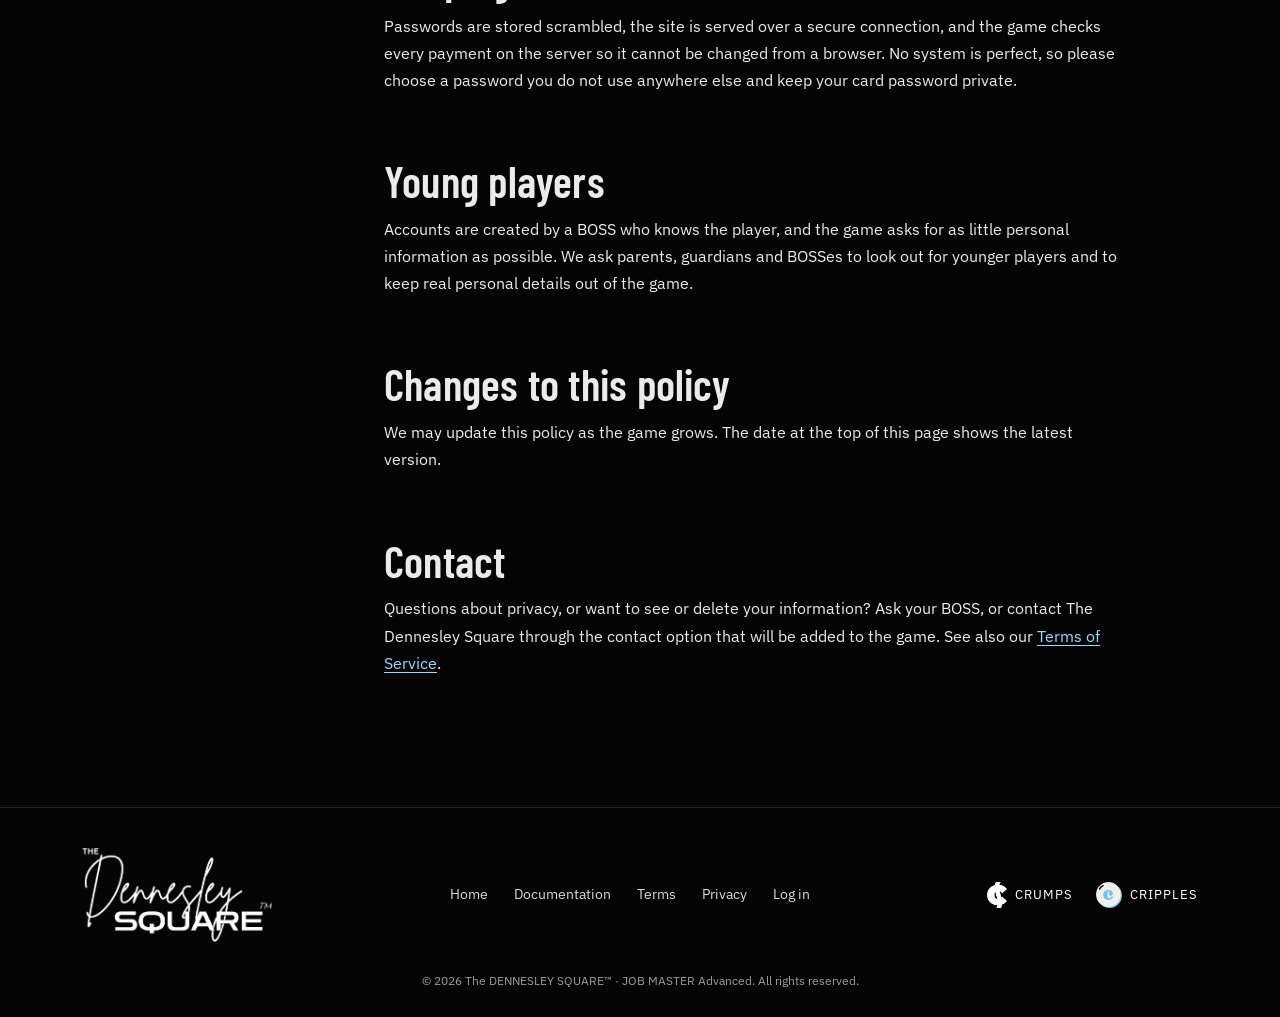
<file: privacy.html>
<!doctype html>
<html lang="en">
<head>
  <meta charset="utf-8">
  <meta name="viewport" content="width=device-width, initial-scale=1">
  <title>Privacy Policy – JOB MASTER Advanced</title>
  <meta name="description" content="What JOB MASTER Advanced collects, why, and who can see it.">
  <meta name="theme-color" content="#050505">
  <link rel="icon" href="assets/logo-game.png">
  <link rel="preconnect" href="https://fonts.googleapis.com">
  <link rel="preconnect" href="https://fonts.gstatic.com" crossorigin>
  <link href="https://fonts.googleapis.com/css2?family=IBM+Plex+Mono:wght@400;500;600&family=IBM+Plex+Sans:wght@400;500;600&family=Barlow+Condensed:wght@300;400;500;600;700&display=swap" rel="stylesheet">
  <link rel="stylesheet" href="style.css">
</head>
<body class="doc-body">

  <header class="doc-top">
    <div class="wrap">
      <a class="doc-brand" href="index.html" aria-label="JOB MASTER home">
        <img src="assets/logo-game.png" alt="">
        <span>JOB MASTER</span>
      </a>
      <nav class="doc-nav" aria-label="Main">
        <a href="docs.html">Docs</a>
        <a href="terms.html">Terms</a>
        <a href="privacy.html" aria-current="page">Privacy</a>
        <a class="nav-login" href="login.html">LOG IN</a>
      </nav>
    </div>
  </header>

  <div class="doc-hero">
    <div class="wrap">
      <p class="eyebrow">Your information</p>
      <h1>Privacy Policy</h1>
      <p>What JOB MASTER Advanced collects, why, and who can see it.</p>
      <p class="updated">Last updated: October 23, 2026</p>
    </div>
  </div>

  <div class="wrap doc-layout">
    <aside class="toc" aria-label="On this page">
      <details open>
        <summary>On this page</summary>
        <ol>
          <li><a href="#summary">The short version</a></li>
          <li><a href="#collect">What we collect</a></li>
          <li><a href="#not-collect">What we do not collect</a></li>
          <li><a href="#camera">Camera</a></li>
          <li><a href="#storage">Cookies and browser storage</a></li>
          <li><a href="#who-sees">Who can see your information</a></li>
          <li><a href="#providers">Services that help us run the game</a></li>
          <li><a href="#keep">How long we keep information</a></li>
          <li><a href="#choices">Your choices</a></li>
          <li><a href="#security">Keeping information safe</a></li>
          <li><a href="#young">Young players</a></li>
          <li><a href="#changes">Changes to this policy</a></li>
          <li><a href="#contact">Contact</a></li>
        </ol>
      </details>
    </aside>

    <main class="doc-content">
      <section id="summary">
        <h2>The short version</h2>

        <ul>
          <li>We collect only what the game needs to work: your username, a scrambled version of your password, and your game activity.</li>
          <li>We do not sell your information, and we do not show ads from outside companies.</li>
          <li>Please do not put real personal details into the game.</li>
          <li>The camera is used only to scan cards, only after you allow it.</li>
        </ul>
        <p>This policy covers the JOB MASTER Advanced website and the game accounts as they roll out. The public pages do not ask you for any personal information.</p>

      </section>
      <section id="collect">
        <h2>What we collect</h2>

        <div class="table-wrap"><table>
          <thead><tr><th>Information</th><th>Why we need it</th></tr></thead>
          <tbody>
            <tr><td>Username and password (the password is stored scrambled, never as plain text)</td><td>So you can log in. Your BOSS creates these for you.</td></tr>
            <tr><td>Job application details your BOSS enters during your interview</td><td>To set up your job, role and salary. Only what the game form asks for.</td></tr>
            <tr><td>Game activity: balances in CRUMPS and CRIPPLES, payments, transfers, titles, packages</td><td>To run the game and keep an honest record of every payment.</td></tr>
            <tr><td>Card details: a random card code, which is what the QR code and barcode contain</td><td>To recognise your card when it is scanned. The code never contains your password.</td></tr>
            <tr><td>Basic technical data, such as your device type, browser and IP address, which our hosting service may record in its logs</td><td>To keep the site working and secure.</td></tr>
          </tbody>
        </table></div>

      </section>
      <section id="not-collect">
        <h2>What we do not collect</h2>

        <ul>
          <li>No real-money payment details. The game has no real-money payments.</li>
          <li>No email address or phone number is needed to play.</li>
          <li>No photos or video from your camera are saved or uploaded.</li>
          <li>No precise location.</li>
        </ul>
        <div class="callout"><b>Please keep it pretend.</b> Do not type your real name, address, phone number, school, or ID numbers into the game. Use a game name instead.</div>

      </section>
      <section id="camera">
        <h2>Camera</h2>

        <p>The scanner uses your camera to read a QR code or barcode. Your phone or browser asks for permission first, and you can say no. The picture is read on your own device to find the card code, and the camera stops when you close the scanner. We do not record or store camera images.</p>

      </section>
      <section id="storage">
        <h2>Cookies and browser storage</h2>

        <p>When you log in, the game keeps a small login token in your browser so you stay logged in. It may also remember simple things such as a setting. We do not use advertising or tracking cookies.</p>

      </section>
      <section id="who-sees">
        <h2>Who can see your information</h2>

        <ul>
          <li><strong>You</strong> can see your own account, balance and payment history.</li>
          <li><strong>Your BOSS and the Bank Manager</strong> can see what they need to run the game: your application, salary, card and payments.</li>
          <li><strong>The Owner</strong> can see game records to fix problems and enforce the rules.</li>
          <li><strong>Other players</strong> can see only what the game shows publicly, such as your username and title.</li>
        </ul>
        <p>We do not sell or rent your information.</p>

      </section>
      <section id="providers">
        <h2>Services that help us run the game</h2>

        <p>We use outside services to host the website and to store game data. These services process data for us and have their own privacy policies. The pages also load fonts from Google Fonts, which means your browser contacts Google when a page opens. We will list the hosting and database services here once they are final.</p>

      </section>
      <section id="keep">
        <h2>How long we keep information</h2>

        <p>We keep your account and game records while your account is active, because payment history needs to stay accurate. If an account is closed, we delete or anonymise the personal parts, although payment records may be kept in a form that no longer points to a person so the game's books still add up.</p>

      </section>
      <section id="choices">
        <h2>Your choices</h2>

        <ul>
          <li>Ask your BOSS to reset your password at any time.</li>
          <li>Ask to see, correct or delete the information we hold about you.</li>
          <li>Say no to the camera. You can still play, although you cannot scan cards.</li>
        </ul>
        <p>Contact options are listed at the bottom of this page.</p>

      </section>
      <section id="security">
        <h2>Keeping information safe</h2>

        <p>Passwords are stored scrambled, the site is served over a secure connection, and the game checks every payment on the server so it cannot be changed from a browser. No system is perfect, so please choose a password you do not use anywhere else and keep your card password private.</p>

      </section>
      <section id="young">
        <h2>Young players</h2>

        <p>Accounts are created by a BOSS who knows the player, and the game asks for as little personal information as possible. We ask parents, guardians and BOSSes to look out for younger players and to keep real personal details out of the game.</p>

      </section>
      <section id="changes">
        <h2>Changes to this policy</h2>

        <p>We may update this policy as the game grows. The date at the top of this page shows the latest version.</p>

      </section>
      <section id="contact">
        <h2>Contact</h2>

        <p>Questions about privacy, or want to see or delete your information? Ask your BOSS, or contact The Dennesley Square through the contact option that will be added to the game. See also our <a href="terms.html">Terms of Service</a>.</p>

      </section>
    </main>
  </div>

  <footer class="footer">
    <div class="wrap footer-grid">
      <a class="footer-brand" href="index.html" aria-label="The Dennesley Square">
        <img src="assets/dennesley-white.png" alt="The Dennesley Square">
      </a>
      <nav class="footer-nav" aria-label="Footer">
        <a href="index.html">Home</a>
        <a href="docs.html">Documentation</a>
        <a href="terms.html">Terms</a>
        <a href="privacy.html">Privacy</a>
        <a href="login.html">Log in</a>
      </nav>
      <div class="footer-coins" aria-label="Game currencies">
        <span><img src="assets/crumps-white.png" alt="">CRUMPS</span>
        <span><img src="assets/cripples.png" alt="">CRIPPLES</span>
      </div>
    </div>
    <p class="copyright">© 2026 The DENNESLEY SQUARE™ · JOB MASTER Advanced. All rights reserved.</p>
  </footer>

  <script>
    // On wide screens the contents list is always open; on phones it starts open too but can be folded.
    (function () {
      var d = document.querySelector('.toc details');
      if (d && window.matchMedia('(max-width: 979px)').matches) d.removeAttribute('open');
    })();
  </script>
</body>
</html>
</file>
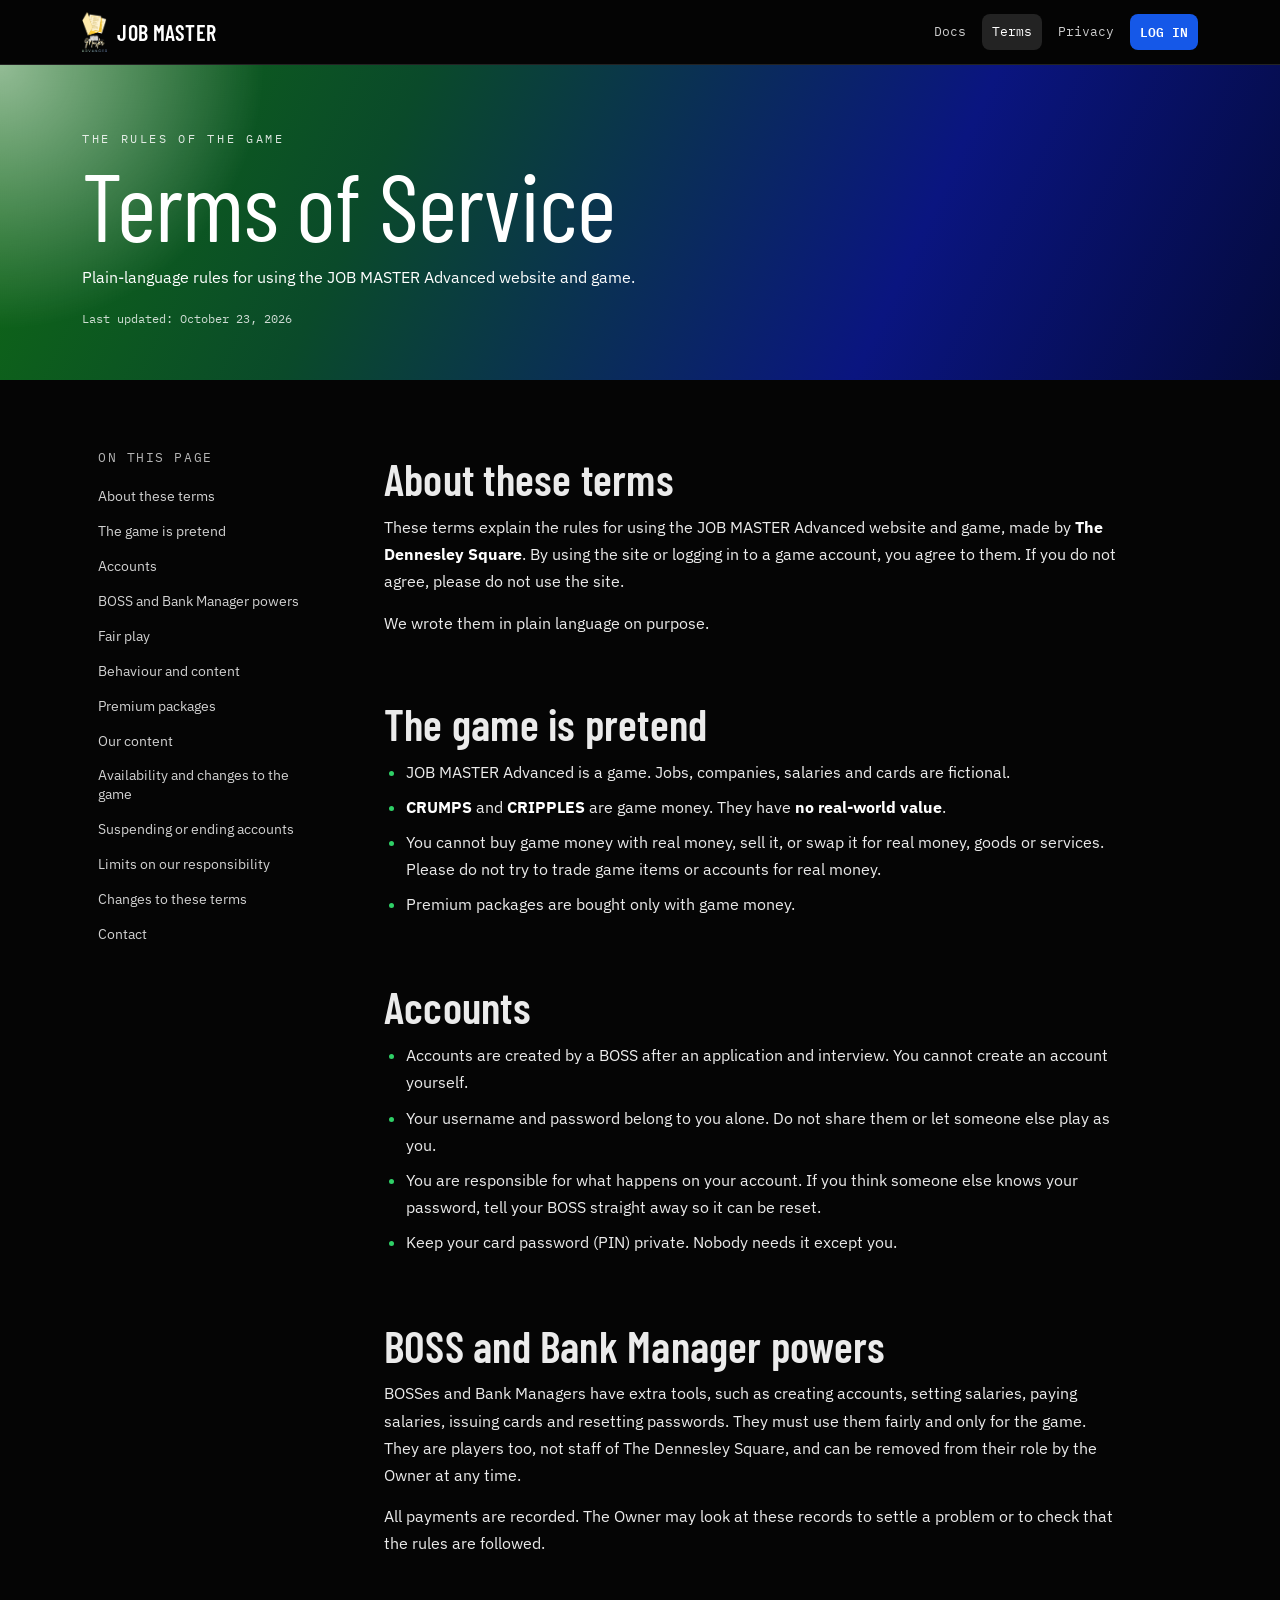
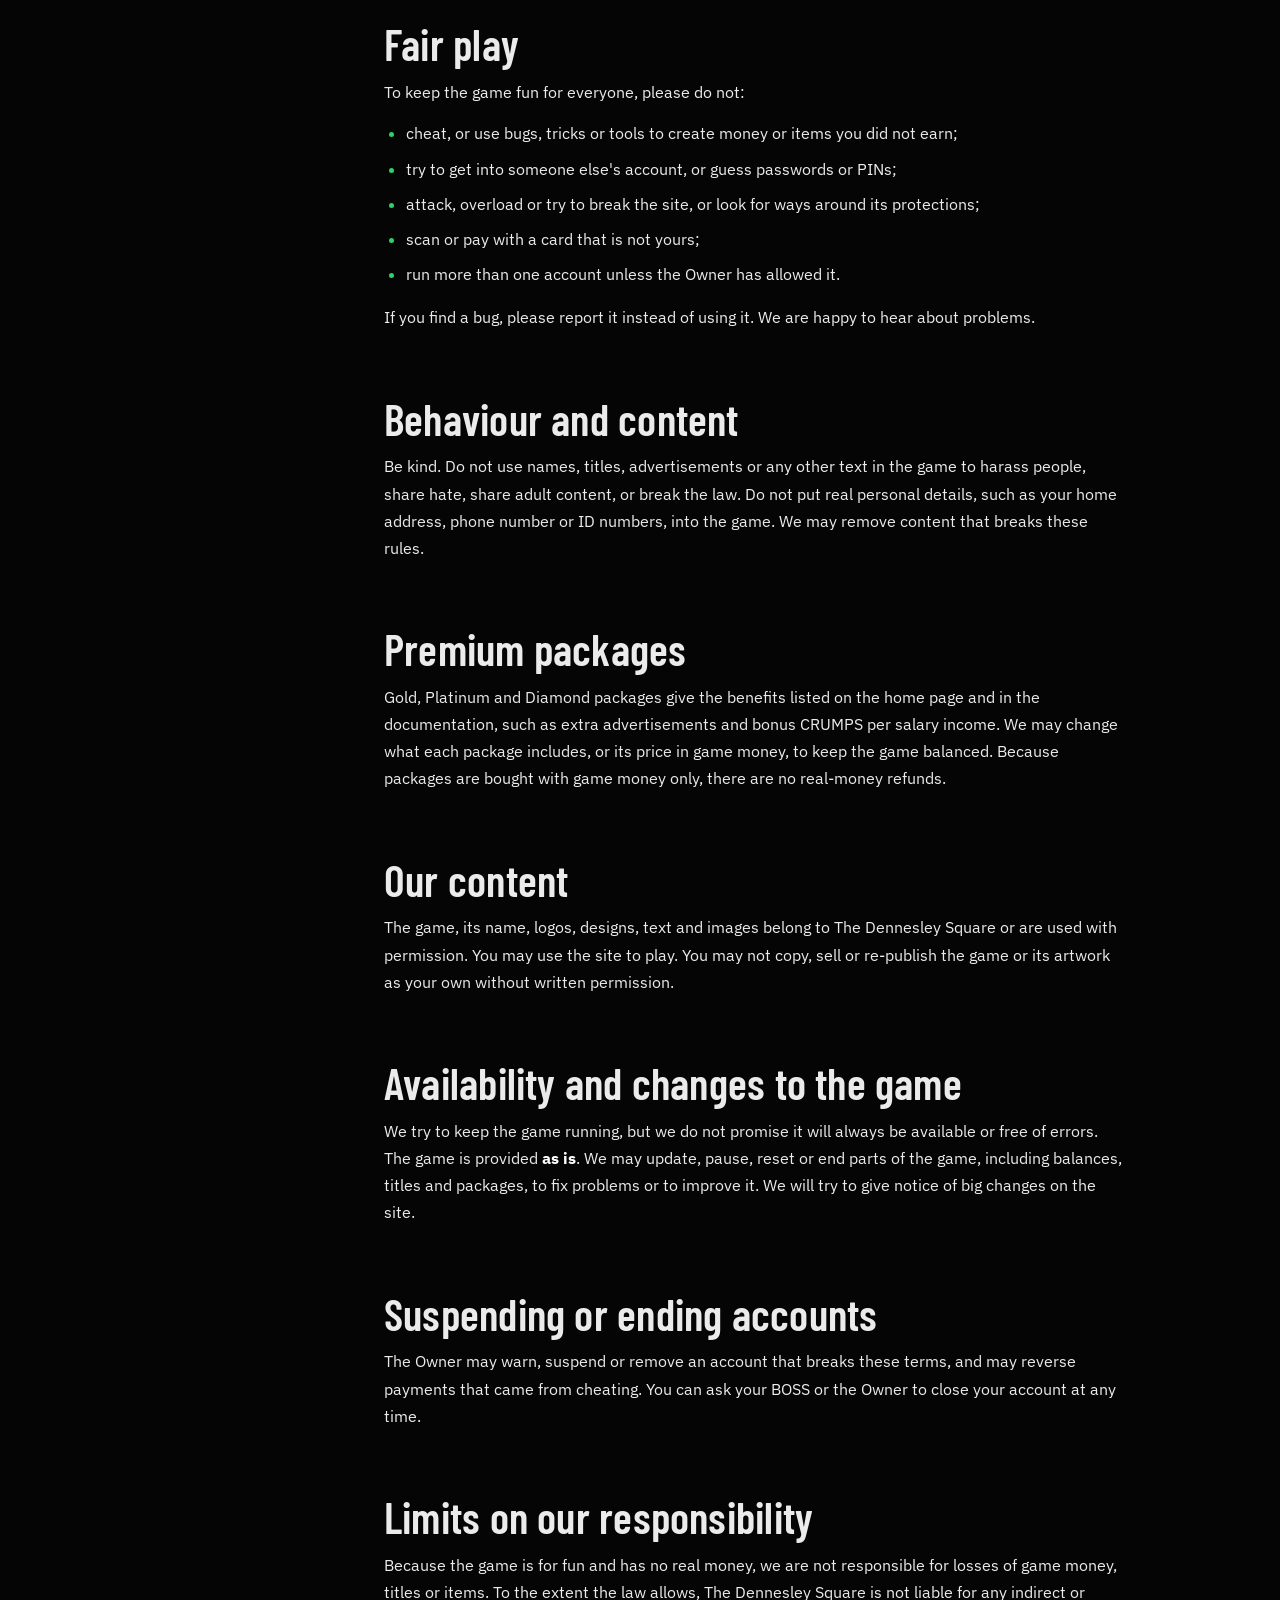
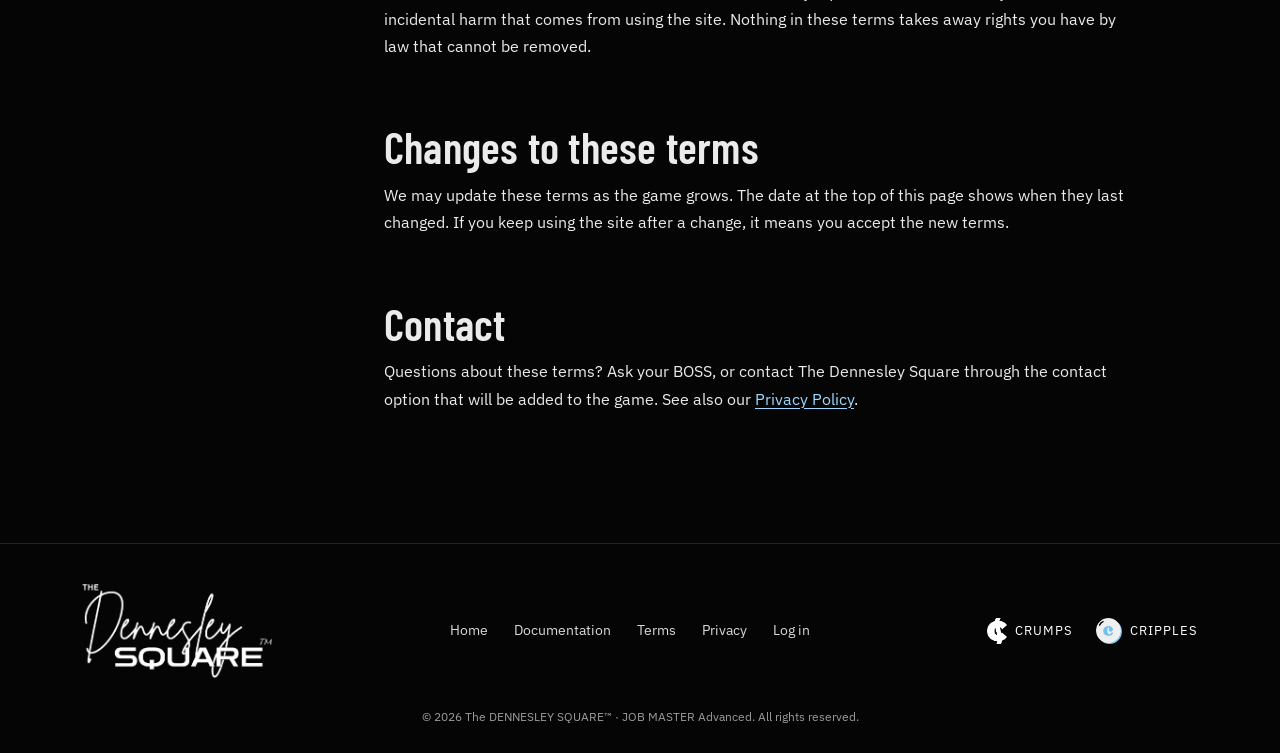
<file: terms.html>
<!doctype html>
<html lang="en">
<head>
  <meta charset="utf-8">
  <meta name="viewport" content="width=device-width, initial-scale=1">
  <title>Terms of Service – JOB MASTER Advanced</title>
  <meta name="description" content="Plain-language rules for using the JOB MASTER Advanced website and game.">
  <meta name="theme-color" content="#050505">
  <link rel="icon" href="assets/logo-game.png">
  <link rel="preconnect" href="https://fonts.googleapis.com">
  <link rel="preconnect" href="https://fonts.gstatic.com" crossorigin>
  <link href="https://fonts.googleapis.com/css2?family=IBM+Plex+Mono:wght@400;500;600&family=IBM+Plex+Sans:wght@400;500;600&family=Barlow+Condensed:wght@300;400;500;600;700&display=swap" rel="stylesheet">
  <link rel="stylesheet" href="style.css">
</head>
<body class="doc-body">

  <header class="doc-top">
    <div class="wrap">
      <a class="doc-brand" href="index.html" aria-label="JOB MASTER home">
        <img src="assets/logo-game.png" alt="">
        <span>JOB MASTER</span>
      </a>
      <nav class="doc-nav" aria-label="Main">
        <a href="docs.html">Docs</a>
        <a href="terms.html" aria-current="page">Terms</a>
        <a href="privacy.html">Privacy</a>
        <a class="nav-login" href="login.html">LOG IN</a>
      </nav>
    </div>
  </header>

  <div class="doc-hero">
    <div class="wrap">
      <p class="eyebrow">The rules of the game</p>
      <h1>Terms of Service</h1>
      <p>Plain-language rules for using the JOB MASTER Advanced website and game.</p>
      <p class="updated">Last updated: October 23, 2026</p>
    </div>
  </div>

  <div class="wrap doc-layout">
    <aside class="toc" aria-label="On this page">
      <details open>
        <summary>On this page</summary>
        <ol>
          <li><a href="#intro">About these terms</a></li>
          <li><a href="#pretend">The game is pretend</a></li>
          <li><a href="#accounts">Accounts</a></li>
          <li><a href="#roles">BOSS and Bank Manager powers</a></li>
          <li><a href="#fair-play">Fair play</a></li>
          <li><a href="#conduct">Behaviour and content</a></li>
          <li><a href="#premium">Premium packages</a></li>
          <li><a href="#our-stuff">Our content</a></li>
          <li><a href="#availability">Availability and changes to the game</a></li>
          <li><a href="#ending">Suspending or ending accounts</a></li>
          <li><a href="#liability">Limits on our responsibility</a></li>
          <li><a href="#changes">Changes to these terms</a></li>
          <li><a href="#contact">Contact</a></li>
        </ol>
      </details>
    </aside>

    <main class="doc-content">
      <section id="intro">
        <h2>About these terms</h2>

        <p>These terms explain the rules for using the JOB MASTER Advanced website and game, made by <strong>The Dennesley Square</strong>. By using the site or logging in to a game account, you agree to them. If you do not agree, please do not use the site.</p>
        <p>We wrote them in plain language on purpose.</p>

      </section>
      <section id="pretend">
        <h2>The game is pretend</h2>

        <ul>
          <li>JOB MASTER Advanced is a game. Jobs, companies, salaries and cards are fictional.</li>
          <li><strong>CRUMPS</strong> and <strong>CRIPPLES</strong> are game money. They have <strong>no real-world value</strong>.</li>
          <li>You cannot buy game money with real money, sell it, or swap it for real money, goods or services. Please do not try to trade game items or accounts for real money.</li>
          <li>Premium packages are bought only with game money.</li>
        </ul>

      </section>
      <section id="accounts">
        <h2>Accounts</h2>

        <ul>
          <li>Accounts are created by a BOSS after an application and interview. You cannot create an account yourself.</li>
          <li>Your username and password belong to you alone. Do not share them or let someone else play as you.</li>
          <li>You are responsible for what happens on your account. If you think someone else knows your password, tell your BOSS straight away so it can be reset.</li>
          <li>Keep your card password (PIN) private. Nobody needs it except you.</li>
        </ul>

      </section>
      <section id="roles">
        <h2>BOSS and Bank Manager powers</h2>

        <p>BOSSes and Bank Managers have extra tools, such as creating accounts, setting salaries, paying salaries, issuing cards and resetting passwords. They must use them fairly and only for the game. They are players too, not staff of The Dennesley Square, and can be removed from their role by the Owner at any time.</p>
        <p>All payments are recorded. The Owner may look at these records to settle a problem or to check that the rules are followed.</p>

      </section>
      <section id="fair-play">
        <h2>Fair play</h2>

        <p>To keep the game fun for everyone, please do not:</p>
        <ul>
          <li>cheat, or use bugs, tricks or tools to create money or items you did not earn;</li>
          <li>try to get into someone else's account, or guess passwords or PINs;</li>
          <li>attack, overload or try to break the site, or look for ways around its protections;</li>
          <li>scan or pay with a card that is not yours;</li>
          <li>run more than one account unless the Owner has allowed it.</li>
        </ul>
        <p>If you find a bug, please report it instead of using it. We are happy to hear about problems.</p>

      </section>
      <section id="conduct">
        <h2>Behaviour and content</h2>

        <p>Be kind. Do not use names, titles, advertisements or any other text in the game to harass people, share hate, share adult content, or break the law. Do not put real personal details, such as your home address, phone number or ID numbers, into the game. We may remove content that breaks these rules.</p>

      </section>
      <section id="premium">
        <h2>Premium packages</h2>

        <p>Gold, Platinum and Diamond packages give the benefits listed on the home page and in the documentation, such as extra advertisements and bonus CRUMPS per salary income. We may change what each package includes, or its price in game money, to keep the game balanced. Because packages are bought with game money only, there are no real-money refunds.</p>

      </section>
      <section id="our-stuff">
        <h2>Our content</h2>

        <p>The game, its name, logos, designs, text and images belong to The Dennesley Square or are used with permission. You may use the site to play. You may not copy, sell or re-publish the game or its artwork as your own without written permission.</p>

      </section>
      <section id="availability">
        <h2>Availability and changes to the game</h2>

        <p>We try to keep the game running, but we do not promise it will always be available or free of errors. The game is provided <strong>as is</strong>. We may update, pause, reset or end parts of the game, including balances, titles and packages, to fix problems or to improve it. We will try to give notice of big changes on the site.</p>

      </section>
      <section id="ending">
        <h2>Suspending or ending accounts</h2>

        <p>The Owner may warn, suspend or remove an account that breaks these terms, and may reverse payments that came from cheating. You can ask your BOSS or the Owner to close your account at any time.</p>

      </section>
      <section id="liability">
        <h2>Limits on our responsibility</h2>

        <p>Because the game is for fun and has no real money, we are not responsible for losses of game money, titles or items. To the extent the law allows, The Dennesley Square is not liable for any indirect or incidental harm that comes from using the site. Nothing in these terms takes away rights you have by law that cannot be removed.</p>

      </section>
      <section id="changes">
        <h2>Changes to these terms</h2>

        <p>We may update these terms as the game grows. The date at the top of this page shows when they last changed. If you keep using the site after a change, it means you accept the new terms.</p>

      </section>
      <section id="contact">
        <h2>Contact</h2>

        <p>Questions about these terms? Ask your BOSS, or contact The Dennesley Square through the contact option that will be added to the game. See also our <a href="privacy.html">Privacy Policy</a>.</p>

      </section>
    </main>
  </div>

  <footer class="footer">
    <div class="wrap footer-grid">
      <a class="footer-brand" href="index.html" aria-label="The Dennesley Square">
        <img src="assets/dennesley-white.png" alt="The Dennesley Square">
      </a>
      <nav class="footer-nav" aria-label="Footer">
        <a href="index.html">Home</a>
        <a href="docs.html">Documentation</a>
        <a href="terms.html">Terms</a>
        <a href="privacy.html">Privacy</a>
        <a href="login.html">Log in</a>
      </nav>
      <div class="footer-coins" aria-label="Game currencies">
        <span><img src="assets/crumps-white.png" alt="">CRUMPS</span>
        <span><img src="assets/cripples.png" alt="">CRIPPLES</span>
      </div>
    </div>
    <p class="copyright">© 2026 The DENNESLEY SQUARE™ · JOB MASTER Advanced. All rights reserved.</p>
  </footer>

  <script>
    // On wide screens the contents list is always open; on phones it starts open too but can be folded.
    (function () {
      var d = document.querySelector('.toc details');
      if (d && window.matchMedia('(max-width: 979px)').matches) d.removeAttribute('open');
    })();
  </script>
</body>
</html>
</file>
<file: style.css>
/* =====================================================
   JOB MASTER Advanced – public page
   Palette: black, white, navy, bottle green
   Mobile-first: styles below are for phones, then
   @media (min-width) expands them for tablets / PC.
   ===================================================== */

:root {
  --black: #050505;
  --white: #ffffff;
  --navy: #0a1580;
  --navy-deep: #040a3d;
  --green: #0f6a14;
  --bottle: #0a4a2a;
  --blue-btn: #1558e8;
  --gold: #f4c935;
  --platinum: #f06ac8;
  --diamond: #8fe6ff;

  --glass-bg: linear-gradient(145deg, rgba(255,255,255,.16), rgba(255,255,255,.04));
  --glass-border: 1px solid rgba(255,255,255,.22);

  --font-head: "Barlow Condensed", "Arial Narrow", Arial, sans-serif;
  --font-mono: "IBM Plex Mono", ui-monospace, Menlo, Consolas, monospace;

  --gutter: 20px;
  --maxw: 1180px;
}

*, *::before, *::after { box-sizing: border-box; }
html { scroll-behavior: smooth; -webkit-text-size-adjust: 100%; }
body {
  margin: 0;
  background: var(--black);
  color: var(--white);
  font-family: var(--font-mono);
  font-size: 15px;
  line-height: 1.55;
  overflow-x: hidden;
}
img, svg { max-width: 100%; display: block; }
a { color: inherit; }

.wrap {
  width: 100%;
  max-width: var(--maxw);
  margin-inline: auto;
  padding-inline: var(--gutter);
  position: relative;
  z-index: 2;
}

h1, h2, h3 { font-family: var(--font-head); margin: 0; line-height: .95; }

/* decorative blue 3D rings sit behind content */
.deco { position: absolute; pointer-events: none; z-index: 1; user-select: none; }

/* ---------- shared bits ---------- */
.glass {
  background: var(--glass-bg);
  border: var(--glass-border);
  -webkit-backdrop-filter: blur(14px);
  backdrop-filter: blur(14px);
  box-shadow: 0 20px 50px rgba(0,0,0,.35);
}

.btn {
  display: inline-block;
  font-family: var(--font-mono);
  font-weight: 600;
  letter-spacing: .04em;
  text-decoration: none;
  padding: 14px 26px;
  border-radius: 8px;
  min-height: 48px;             /* comfortable thumb target */
  transition: transform .15s ease, box-shadow .15s ease, filter .15s ease;
}
.btn:hover { transform: translateY(-2px); filter: brightness(1.1); }
.btn:focus-visible { outline: 3px solid var(--white); outline-offset: 3px; }
.btn-blue  { background: var(--blue-btn); color: var(--white); box-shadow: 0 8px 24px rgba(21,88,232,.45); }
.btn-white { background: var(--white); color: var(--black); font-size: 17px; padding: 16px 34px; }
.btn-black { background: var(--black); color: var(--white); font-family: var(--font-head); font-size: 28px; font-weight: 700; letter-spacing: .02em; padding: 10px 32px; border: 1px solid rgba(255,255,255,.25); }

/* ---------- HERO ---------- */
.hero {
  position: relative;
  overflow: hidden;
  padding: 36px 0 48px;
  background:
    radial-gradient(circle at 0% 0%, rgba(255,255,255,.95) 0, rgba(255,255,255,0) 22%),
    linear-gradient(115deg, var(--green) 0%, var(--green) 22%, var(--navy) 62%, var(--navy-deep) 82%, var(--black) 100%);
}
.hero-grid { display: grid; gap: 28px; align-items: center; grid-template-columns: minmax(0, 1fr); }
.hero-grid > *, .pass-grid > *, .more-grid > *, .apply-grid > * { min-width: 0; }

.hero-card {
  border-radius: 28px 90px 28px 28px;
  padding: 26px 22px 30px;
}
.created-by { display: flex; align-items: center; gap: 10px; font-size: 13px; color: rgba(255,255,255,.85); }
.created-by img { height: 62px; width: auto; }

.title-row { position: relative; margin-top: 8px; display: flex; align-items: flex-end; gap: 14px; flex-wrap: wrap; }
.hero h1 {
  font-size: clamp(56px, 17vw, 150px);
  font-weight: 400;
  letter-spacing: -.02em;
  line-height: .82;
}
.adv-badge {
  background: #b8b653;
  color: var(--white);
  font-family: var(--font-head);
  font-weight: 700;
  font-size: 32px;
  line-height: 1;
  padding: 10px 14px;
  border-radius: 8px;
  transform: translateY(-8px);
}
.quote { margin: 22px 0 4px; font-weight: 600; font-size: clamp(14px, 3.8vw, 19px); letter-spacing: .02em; }
.quote-by { margin: 0 0 26px; text-align: right; font-weight: 500; font-size: clamp(13px, 3.4vw, 16px); }

.hero-art { display: flex; justify-content: center; }
.character { width: min(86%, 440px); height: auto; filter: drop-shadow(0 18px 30px rgba(0,0,0,.4)); animation: float 6s ease-in-out infinite; }

.ring-tr { width: 190px; top: -70px; right: -70px; opacity: .95; transform: rotate(8deg); }
.ring-bl { width: 150px; left: -80px; top: 52%; opacity: .95; transform: rotate(-20deg); }

/* ---------- INTRO + CARDS ---------- */
.intro { padding: 52px 0 64px; background: var(--black); }
.intro-head { display: flex; flex-direction: column; align-items: center; text-align: center; gap: 20px; margin-bottom: 44px; }
.intro-logo { width: 150px; height: auto; }
.big-line { font-size: clamp(40px, 11vw, 74px); font-weight: 400; letter-spacing: -.01em; line-height: .95; }
.big-line strong { display: block; font-weight: 700; }

.cards3 { display: grid; gap: 18px; grid-template-columns: 1fr; }
.card {
  border-radius: 28px;
  padding: 28px 24px 34px;
  background:
    radial-gradient(circle at 10% 0%, rgba(60,150,60,.65), rgba(60,150,60,0) 55%),
    linear-gradient(160deg, #1e5a1c 0%, #0b1a6a 70%, #04041f 100%);
}
.card h3 { font-size: 26px; font-weight: 700; letter-spacing: .02em; line-height: 1.05; margin-bottom: 26px; font-family: var(--font-mono); font-size: 17px; }
.card p { margin: 0; font-size: 15px; color: rgba(255,255,255,.92); }

/* ---------- PREMIUM PASS ---------- */
.pass {
  padding: 56px 0 64px;
  background:
    linear-gradient(180deg, rgba(255,255,255,.95) 0%, rgba(255,255,255,0) 14%),
    linear-gradient(180deg, var(--green) 0%, var(--bottle) 28%, var(--navy) 70%, var(--black) 100%);
}
.pass-grid { display: grid; gap: 26px; justify-items: center; }
.pass-text { text-align: center; }
.pass-text h2 { font-size: clamp(44px, 12vw, 82px); font-weight: 400; line-height: .95; letter-spacing: -.01em; }
.pass-text em { font-style: normal; color: #ffe44d; display: block; }
.pass-text p { margin: 22px auto 0; max-width: 34ch; font-size: 16px; }
.photo { border-radius: 26px; object-fit: cover; box-shadow: 0 20px 44px rgba(0,0,0,.4); }
.photo-a { width: min(100%, 360px); aspect-ratio: 1 / 1; border-top-right-radius: 80px; order: 2; }
.pass-text { order: 1; }
.photo-b { width: min(70%, 260px); aspect-ratio: 3 / 4; border-bottom-right-radius: 70px; order: 3; }

/* ---------- MORE FEATURES ---------- */
.more { position: relative; overflow: hidden; background: var(--black); padding: 56px 0 64px; }
.more-grid { display: grid; gap: 34px; align-items: center; }
.more h2 { font-size: clamp(46px, 13vw, 92px); font-weight: 400; letter-spacing: -.02em; margin-bottom: 34px; }
.pills { list-style: none; padding: 0; margin: 0 0 20px; display: grid; gap: 18px; justify-items: start; }
.pills li {
  font-size: clamp(14px, 3.8vw, 19px);
  letter-spacing: .03em;
  padding: 18px 30px;
  border-radius: 999px;
  border: 1px solid rgba(255,255,255,.28);
  background: linear-gradient(95deg, var(--navy) 0%, #0a2f6a 35%, var(--green) 65%, var(--navy-deep) 100%);
  max-width: 100%;
}
.and-more { font-family: var(--font-head); font-size: 34px; margin: 6px 0 0; padding-left: 14px; }
.photo-c { width: 100%; aspect-ratio: 4 / 3; border-top-right-radius: 90px; border-bottom-left-radius: 90px; }
.ring-more { display: none; width: 230px; right: -90px; bottom: -70px; opacity: .95; transform: rotate(20deg); }
@media (min-width: 700px) { .ring-more { display: block; } }

/* ---------- PACKAGES ---------- */
.packages {
  padding: 60px 0 70px;
  background: linear-gradient(180deg, var(--black) 0%, var(--navy-deep) 18%, var(--navy) 48%, var(--bottle) 82%, var(--green) 100%);
}
.packages-title { font-size: clamp(40px, 10vw, 66px); font-weight: 400; margin-bottom: 14px; }
.packages-sub { margin: 0 0 34px; max-width: 46ch; font-size: 14px; }
.pkg {
  border-radius: 26px;
  padding: 24px 22px 28px;
  background: linear-gradient(170deg, rgba(10,74,42,.9) 0%, rgba(8,20,110,.85) 55%, rgba(130,170,160,.55) 100%);
}
.pkg h3 { font-family: var(--font-mono); font-size: 18px; font-weight: 700; margin-bottom: 18px; line-height: 1.2; }
.pkg ul { margin: 0; padding-left: 20px; font-size: 14px; display: grid; gap: 6px; }
.gold { color: var(--gold); } .platinum { color: var(--platinum); } .diamond { color: var(--diamond); text-shadow: 0 0 10px rgba(143,230,255,.7); }
.inline-crumps { display: inline-block; height: 1.05em; width: auto; margin: 0 .25em -.14em 0; }
.but-more { font-family: var(--font-head); font-size: clamp(34px, 9vw, 58px); margin: 44px 0 0; text-align: right; font-weight: 300; }

/* ---------- APPLY ---------- */
.apply {
  padding: 56px 0 72px;
  background:
    radial-gradient(ellipse at 50% 55%, #17a04a 0%, #0f6a14 22%, rgba(15,106,20,0) 55%),
    linear-gradient(90deg, var(--black) 0%, var(--navy) 22%, var(--navy) 78%, var(--black) 100%);
}
.apply-grid { display: grid; gap: 34px; align-items: center; justify-items: center; }
.apply-logo {
  width: min(100%, 360px);
  aspect-ratio: 1 / 1;
  border-radius: 30px 30px 30px 90px;
  display: flex; align-items: center; justify-content: center;
  padding: 34px;
  background: linear-gradient(135deg, rgba(60,70,170,.7), rgba(80,170,130,.75));
}
.apply-logo img { height: 100%; width: auto; max-width: 100%; object-fit: contain; }
.apply-text { text-align: center; width: 100%; }
.apply-text h2 { font-size: clamp(64px, 18vw, 120px); font-weight: 300; line-height: .88; }
.apply-note { margin: 22px auto 20px; max-width: 38ch; font-size: 14px; }
.login-note { margin: 34px 0 14px; font-size: 13px; letter-spacing: .05em; }

/* ---------- FOOTER ---------- */
.footer { background: var(--black); border-top: 1px solid rgba(255,255,255,.12); padding: 40px 0 26px; }
.footer-grid { display: grid; gap: 28px; justify-items: center; text-align: center; }
.footer-brand img { width: 190px; height: auto; }
.footer-nav { display: flex; flex-wrap: wrap; gap: 10px 22px; justify-content: center; font-size: 14px; }
.footer-nav a { text-decoration: none; opacity: .85; padding: 6px 2px; }
.footer-nav a:hover { opacity: 1; text-decoration: underline; }
.footer-coins { display: flex; gap: 22px; font-size: 13px; letter-spacing: .08em; }
.footer-coins span { display: inline-flex; align-items: center; gap: 8px; }
.footer-coins img { height: 26px; width: auto; }
.copyright { margin: 30px var(--gutter) 0; text-align: center; font-size: 12px; opacity: .6; }

/* ---------- motion ---------- */
@keyframes float { 0%,100% { transform: translateY(0); } 50% { transform: translateY(-10px); } }
.reveal { opacity: 0; transform: translateY(22px); transition: opacity .7s ease, transform .7s ease; }
.reveal.in { opacity: 1; transform: none; }
.no-js .reveal { opacity: 1; transform: none; }
@media (prefers-reduced-motion: reduce) {
  .reveal { opacity: 1; transform: none; transition: none; }
  .character { animation: none; }
  html { scroll-behavior: auto; }
}

/* =====================================================
   TABLET  (≥ 700px)
   ===================================================== */
@media (min-width: 700px) {
  :root { --gutter: 32px; }
  body { font-size: 16px; }

  .created-by img { height: 78px; }
  .hero-card { padding: 34px 36px 40px; border-radius: 34px 110px 34px 34px; }

  .intro-head { flex-direction: row; text-align: left; justify-content: center; gap: 36px; }
  .intro-logo { width: 170px; }

  .cards3 { grid-template-columns: repeat(3, 1fr); gap: 20px; }
  .card { padding: 30px 24px 40px; min-height: 280px; }
  .card h3 { font-size: 18px; }
  .pkg-grid .pkg { min-height: 240px; }

  .apply-grid { grid-template-columns: 1fr 1fr; }
  .apply-text { text-align: left; }
  .apply-note { margin-left: 0; }

  .footer-grid { grid-template-columns: auto 1fr auto; justify-items: stretch; text-align: left; align-items: center; }
  .footer-nav { justify-content: center; }
}

/* =====================================================
   DESKTOP  (≥ 1024px)
   ===================================================== */
@media (min-width: 1024px) {
  .hero { padding: 64px 0 80px; }
  .hero-grid { grid-template-columns: minmax(0, 1.05fr) minmax(0, 1fr); gap: 40px; }
  .hero h1 { font-size: clamp(78px, 8vw, 140px); }
  .hero-card { padding: 40px 44px 46px; }
  .character { width: min(100%, 520px); }
  .ring-tr { width: 300px; top: -110px; right: -90px; }
  .ring-bl { width: 210px; left: -110px; top: 46%; }

  .intro { padding: 72px 0 90px; }
  .intro-logo { width: 190px; }

  .pass { padding: 90px 0 110px; }
  .pass-grid { grid-template-columns: 1fr 1.2fr 1fr; align-items: center; gap: 36px; }
  .pass-text { order: 2; }
  .photo-a { order: 1; width: 100%; justify-self: end; transform: translateY(-40px); }
  .photo-b { order: 3; width: 78%; justify-self: start; transform: translateY(40px); aspect-ratio: 4 / 3; border-bottom-right-radius: 70px; }
  .photo-a.in, .photo-b.in { transform: none; }

  .more { padding: 90px 0 110px; }
  .more-grid { grid-template-columns: 1fr 1fr; gap: 56px; }
  .ring-more { width: 340px; right: -110px; bottom: -90px; }

  .packages { padding: 90px 0 100px; }
  .apply { padding: 90px 0 110px; }
  .apply-logo { width: 100%; max-width: 420px; justify-self: end; }
  .apply-text { padding-left: 20px; }
}

/* very small phones */
@media (max-width: 360px) {
  :root { --gutter: 16px; }
  .created-by img { height: 50px; }
  .btn-black { font-size: 24px; }
  .pills li { padding: 16px 20px; }
}

/* =====================================================
   LOADING SCREEN
   "Hatch" loader adapted from LDRS / UIBall (MIT licence)
   https://uiball.com/ldrs  – pure CSS, no library needed.
   Reuse on any page: copy the .jm-loader block + this CSS.
   ===================================================== */
.jm-loader {
  position: fixed; inset: 0; z-index: 9999;
  display: grid; place-items: center;
  padding: 24px var(--gutter);
  background:
    radial-gradient(circle at 50% 42%, rgba(15,106,20,.55) 0, rgba(15,106,20,0) 52%),
    linear-gradient(180deg, var(--black) 0%, var(--navy-deep) 55%, var(--black) 100%);
  transition: opacity .6s ease, visibility .6s ease;
}
.jm-loader.done { opacity: 0; visibility: hidden; pointer-events: none; }
html.is-loading { overflow: hidden; }

.jm-loader-inner { display: grid; justify-items: center; gap: 26px; text-align: center; max-width: 440px; }
.jm-loader-logo { width: 96px; height: auto; opacity: .95; }

.jm-loader-label { margin: 0; font-size: 14px; letter-spacing: .38em; padding-left: .38em; font-weight: 600; }
.jm-loader-label .dots::after { content: ""; animation: dots 1.6s steps(4, end) infinite; }
@keyframes dots { 0% { content: ""; } 25% { content: "."; } 50% { content: ".."; } 75% { content: "..."; } }

.jm-loader-note {
  margin: 0; min-height: 3.2em; max-width: 36ch;
  font-size: 13px; line-height: 1.6; color: rgba(255,255,255,.78);
  transition: opacity .35s ease;
}
.jm-loader-note.swap { opacity: 0; }
.jm-loader-note b { color: #ffe44d; font-weight: 600; }

/* the hatch animation (colours + size set here) */
.hatch {
  --uib-size: 60;
  --uib-color: #ffffff;
  --uib-speed: 3.5s;
  --uib-stroke: 6;
  --uib-mult: calc(var(--uib-size) / var(--uib-stroke));
  --uib-stroke-px: calc(var(--uib-stroke) * 1px);
  --uib-size-px: calc(var(--uib-size) * 1px);
  position: relative;
  height: var(--uib-size-px);
  width: var(--uib-size-px);
  filter: drop-shadow(0 0 10px rgba(30,170,70,.7));
}
.hatch-line {
  position: absolute;
  top: calc(50% - var(--uib-stroke-px) / 2);
  left: calc(50% - var(--uib-stroke-px) / 2);
  width: var(--uib-stroke-px); height: var(--uib-stroke-px);
  background-color: #2fd067; /* bright bottle green centre */
  animation: center-line var(--uib-speed) ease infinite;
}
.hatch::before, .hatch::after {
  content: ''; position: absolute;
  width: var(--uib-stroke-px); height: var(--uib-stroke-px);
  background-color: var(--uib-color);
  animation: explore var(--uib-speed) ease infinite;
}
.hatch::after { animation-delay: calc(var(--uib-speed) * -0.5); }

@keyframes center-line {
  0%, 25%, 50%, 75%, 100% { transform: scaleX(1) scaleY(1); }
  12.5%, 62.5% { transform: scaleX(var(--uib-mult)) scaleY(1); }
  37.5%, 87.5% { transform: scaleX(1) scaleY(var(--uib-mult)); }
}
@keyframes explore {
  0%, 100% { transform: scaleX(1) scaleY(1); transform-origin: top left; top: 0; left: 0; }
  12.5% { transform: scaleX(var(--uib-mult)) scaleY(1); transform-origin: top left; top: 0; left: 0; }
  12.50001% { transform: scaleX(var(--uib-mult)) scaleY(1); transform-origin: top right; top: 0; left: initial; right: 0; }
  25% { transform: scaleX(1) scaleY(1); transform-origin: top right; top: 0; left: initial; right: 0; }
  37.5% { transform: scaleX(1) scaleY(var(--uib-mult)); transform-origin: top right; top: 0; left: initial; right: 0; }
  37.5001% { transform: scaleX(1) scaleY(var(--uib-mult)); transform-origin: bottom right; top: initial; bottom: 0; left: initial; right: 0; }
  50% { transform: scaleX(1) scaleY(1); transform-origin: bottom right; top: initial; bottom: 0; left: initial; right: 0; }
  62.5% { transform: scaleX(var(--uib-mult)) scaleY(1); transform-origin: bottom right; top: initial; bottom: 0; left: initial; right: 0; }
  62.5001% { transform: scaleX(var(--uib-mult)) scaleY(1); transform-origin: bottom left; top: initial; bottom: 0; left: 0; }
  75% { transform: scaleX(1) scaleY(1); transform-origin: bottom left; top: initial; bottom: 0; left: 0; }
  87.5% { transform: scaleX(1) scaleY(var(--uib-mult)); transform-origin: bottom left; top: initial; bottom: 0; left: 0; }
  87.5001% { transform: scaleX(1) scaleY(var(--uib-mult)); transform-origin: top left; top: 0; left: 0; }
}

@media (prefers-reduced-motion: reduce) {
  .hatch-line, .hatch::before, .hatch::after, .jm-loader-label .dots::after { animation: none; }
  .jm-loader, .jm-loader-note { transition: none; }
}

/* =====================================================
   INFO PAGES  (documentation, terms, privacy)
   ===================================================== */
.doc-body { background: var(--black); font-family: "IBM Plex Sans", system-ui, -apple-system, "Segoe UI", Roboto, Arial, sans-serif; }

.doc-top {
  position: sticky; top: 0; z-index: 50;
  background: rgba(5,5,5,.88);
  -webkit-backdrop-filter: blur(12px); backdrop-filter: blur(12px);
  border-bottom: 1px solid rgba(255,255,255,.12);
}
.doc-top .wrap { display: flex; align-items: center; justify-content: space-between; gap: 12px; min-height: 64px; }
.doc-brand { display: flex; align-items: center; gap: 10px; text-decoration: none; font-family: var(--font-head); font-size: 22px; font-weight: 600; letter-spacing: .02em; }
.doc-brand img { height: 40px; width: auto; }
.doc-brand span { display: none; }
.doc-nav { display: flex; align-items: center; gap: 4px 6px; flex-wrap: wrap; justify-content: flex-end; font-family: var(--font-mono); font-size: 13px; }
.doc-nav a { text-decoration: none; padding: 8px 10px; border-radius: 8px; opacity: .8; }
.doc-nav a:hover { opacity: 1; background: rgba(255,255,255,.08); }
.doc-nav a[aria-current="page"] { opacity: 1; background: rgba(255,255,255,.12); }
.doc-nav .nav-login { background: var(--blue-btn); opacity: 1; font-weight: 600; }
.doc-nav .nav-login:hover { filter: brightness(1.12); background: var(--blue-btn); }

.doc-hero {
  padding: 48px 0 40px;
  background:
    radial-gradient(circle at 0% 0%, rgba(255,255,255,.55) 0, rgba(255,255,255,0) 20%),
    linear-gradient(115deg, var(--green) 0%, var(--bottle) 30%, var(--navy) 70%, var(--navy-deep) 100%);
}
.doc-hero .eyebrow { margin: 0 0 10px; font-family: var(--font-mono); font-size: 12px; letter-spacing: .22em; text-transform: uppercase; opacity: .85; }
.doc-hero h1 { font-size: clamp(48px, 13vw, 96px); font-weight: 400; letter-spacing: -.01em; text-wrap: balance; }
.doc-hero p { margin: 16px 0 0; max-width: 62ch; font-size: 16px; line-height: 1.6; }
.doc-hero .updated { font-family: var(--font-mono); font-size: 12px; opacity: .8; margin-top: 18px; }

.doc-layout { display: grid; gap: 28px; padding-block: 36px 64px; grid-template-columns: minmax(0, 1fr); }
.doc-layout > * { min-width: 0; }

.toc { align-self: start; }
.toc details { border: 1px solid rgba(255,255,255,.18); border-radius: 14px; padding: 4px 16px; background: rgba(255,255,255,.04); }
.toc summary { cursor: pointer; padding: 12px 0; font-family: var(--font-mono); font-size: 13px; letter-spacing: .12em; text-transform: uppercase; }
.toc ol { list-style: none; margin: 0; padding: 0 0 12px; display: grid; gap: 2px; font-size: 14px; }
.toc a { display: block; padding: 7px 8px; border-radius: 8px; text-decoration: none; opacity: .82; line-height: 1.35; }
.toc a:hover, .toc a:focus-visible { opacity: 1; background: rgba(255,255,255,.08); }

.doc-content { max-width: 74ch; font-size: 16px; line-height: 1.7; color: rgba(255,255,255,.92); }
.doc-content section { padding-block: 6px 26px; scroll-margin-top: 84px; }
.doc-content h2 { font-size: clamp(32px, 7vw, 44px); font-weight: 600; margin: 20px 0 14px; letter-spacing: .005em; text-wrap: balance; }
.doc-content h3 { font-size: 24px; font-weight: 600; margin: 24px 0 8px; }
.doc-content p { margin: 0 0 14px; }
.doc-content ul, .doc-content ol.steps { margin: 0 0 16px; padding-left: 22px; display: grid; gap: 8px; }
.doc-content li::marker { color: #2fd067; }
.doc-content a { color: #9fd8ff; text-underline-offset: 3px; }
.doc-content strong { color: #fff; }
.doc-content code, .kbd { font-family: var(--font-mono); font-size: .9em; background: rgba(255,255,255,.1); padding: 2px 7px; border-radius: 6px; }

.callout {
  margin: 18px 0; padding: 16px 18px; border-radius: 16px;
  border: 1px solid rgba(255,255,255,.2);
  background: linear-gradient(140deg, rgba(15,106,20,.45), rgba(10,21,128,.35));
  font-size: 15px; line-height: 1.6;
}
.callout b { color: #ffe44d; }

.table-wrap { overflow-x: auto; margin: 16px 0 20px; border: 1px solid rgba(255,255,255,.18); border-radius: 14px; -webkit-overflow-scrolling: touch; }
.table-wrap table { width: 100%; border-collapse: collapse; font-size: 14.5px; line-height: 1.5; }
.table-wrap table.wide { min-width: 600px; }
.table-wrap th, .table-wrap td { text-align: left; vertical-align: top; padding: 12px 14px; border-bottom: 1px solid rgba(255,255,255,.12); }
.table-wrap tr:last-child td { border-bottom: 0; }
.table-wrap th { font-family: var(--font-mono); font-size: 12px; letter-spacing: .1em; text-transform: uppercase; background: rgba(255,255,255,.07); }

.pill { display: inline-block; padding: 2px 10px; border-radius: 999px; font-family: var(--font-mono); font-size: 12px; font-weight: 600; white-space: nowrap; }
.pill.live { background: #12843a; color: #fff; }
.pill.soon { background: rgba(255,255,255,.14); color: #fff; border: 1px solid rgba(255,255,255,.3); }

.coin-row { display: flex; flex-wrap: wrap; gap: 16px; margin: 16px 0; }
.coin { display: flex; align-items: center; gap: 14px; padding: 14px 18px; border-radius: 16px; border: 1px solid rgba(255,255,255,.2); background: rgba(255,255,255,.05); flex: 1 1 220px; }
.coin img { height: 48px; width: auto; }
.coin strong { display: block; font-family: var(--font-mono); letter-spacing: .06em; }
.coin span { font-size: 14px; opacity: .85; }

.faq details { border-bottom: 1px solid rgba(255,255,255,.14); padding: 4px 0; }
.faq summary { cursor: pointer; padding: 12px 0; font-weight: 600; }
.faq details p { margin: 0 0 14px; }

.doc-cta { margin-top: 22px; display: flex; flex-wrap: wrap; gap: 12px; }
.doc-cta .btn { display: inline-flex; align-items: center; justify-content: center; }

@media (min-width: 700px) {
  .doc-brand span { display: inline; }
  .doc-hero { padding: 64px 0 52px; }
}
@media (min-width: 980px) {
  .doc-layout { grid-template-columns: 250px minmax(0, 1fr); gap: 52px; padding-block: 52px 90px; }
  .toc { position: sticky; top: 90px; max-height: calc(100vh - 110px); overflow-y: auto; }
  .toc details { padding: 4px 8px; border: 0; background: none; }
  .toc summary { pointer-events: none; list-style: none; padding-left: 8px; opacity: .7; }
  .toc summary::-webkit-details-marker { display: none; }
}
@media (max-width: 420px) {
  .doc-nav a { padding: 8px 7px; font-size: 12px; }
}
</file>
